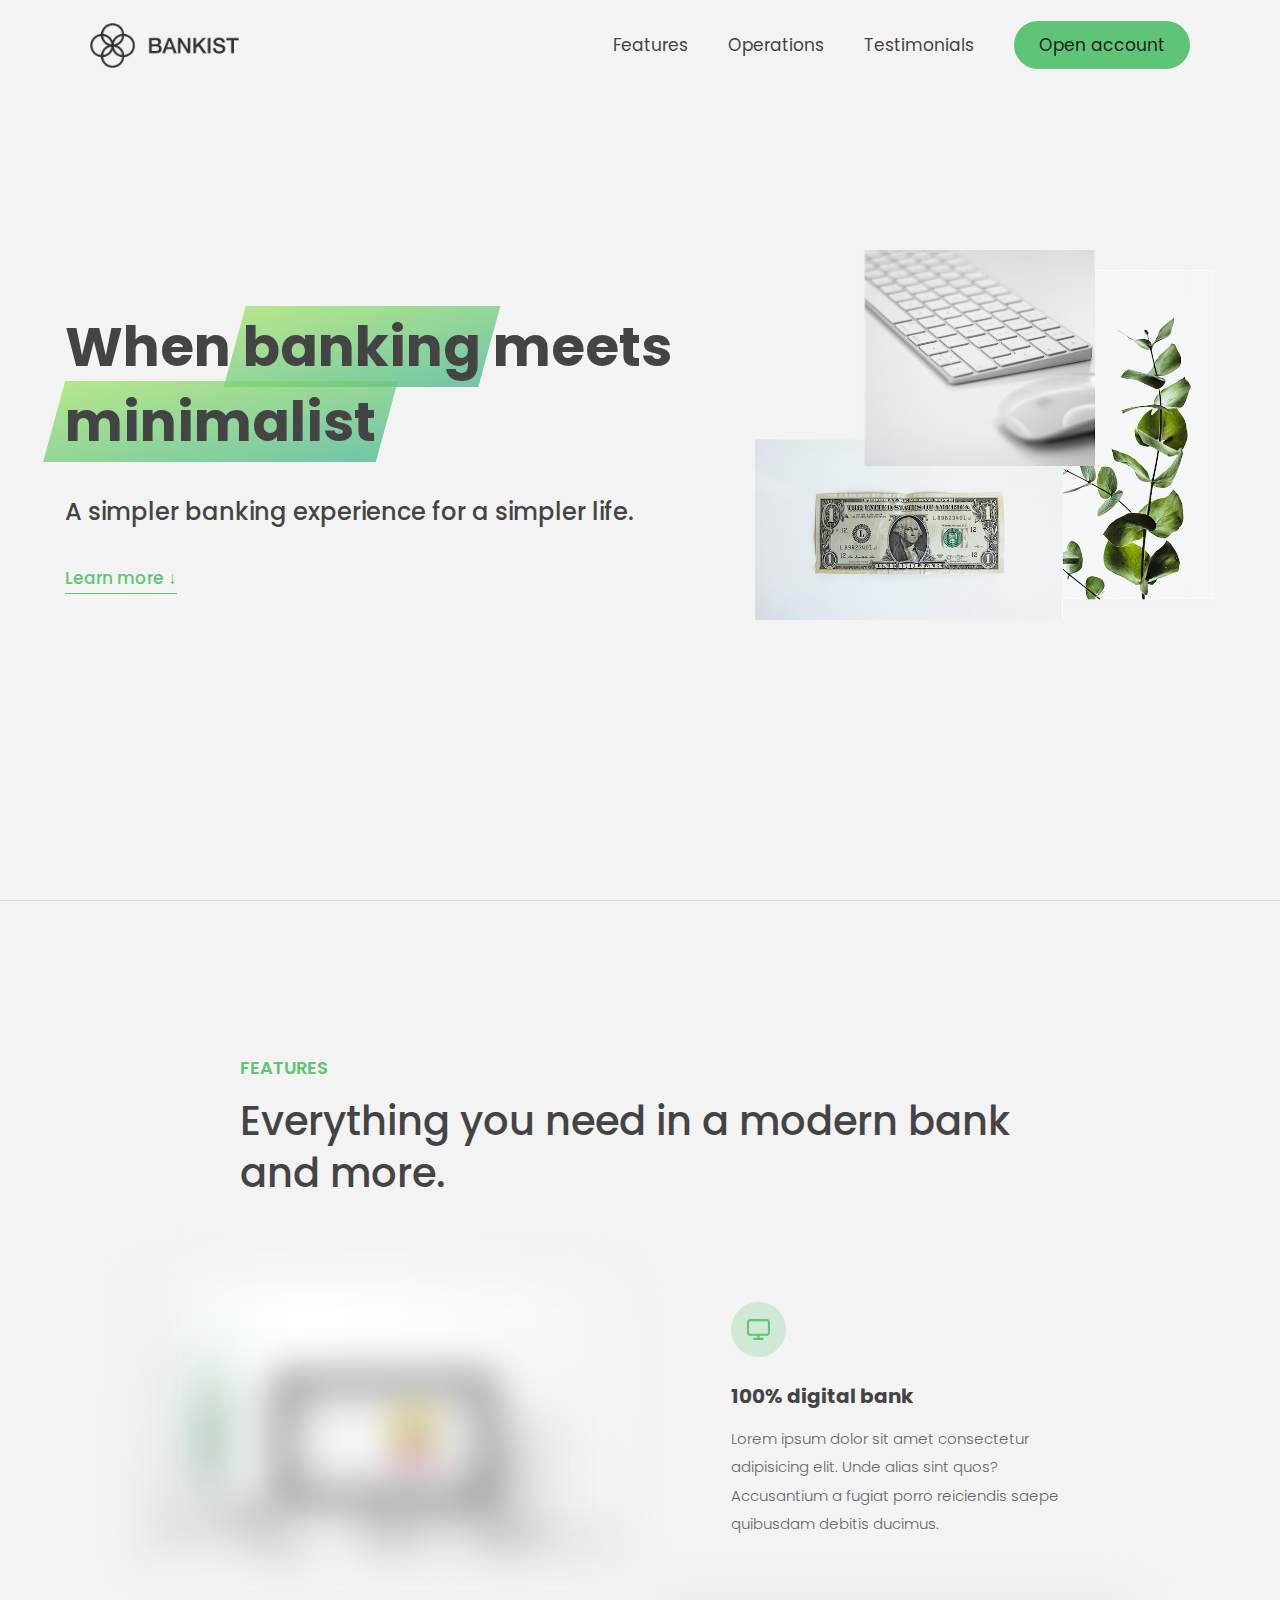
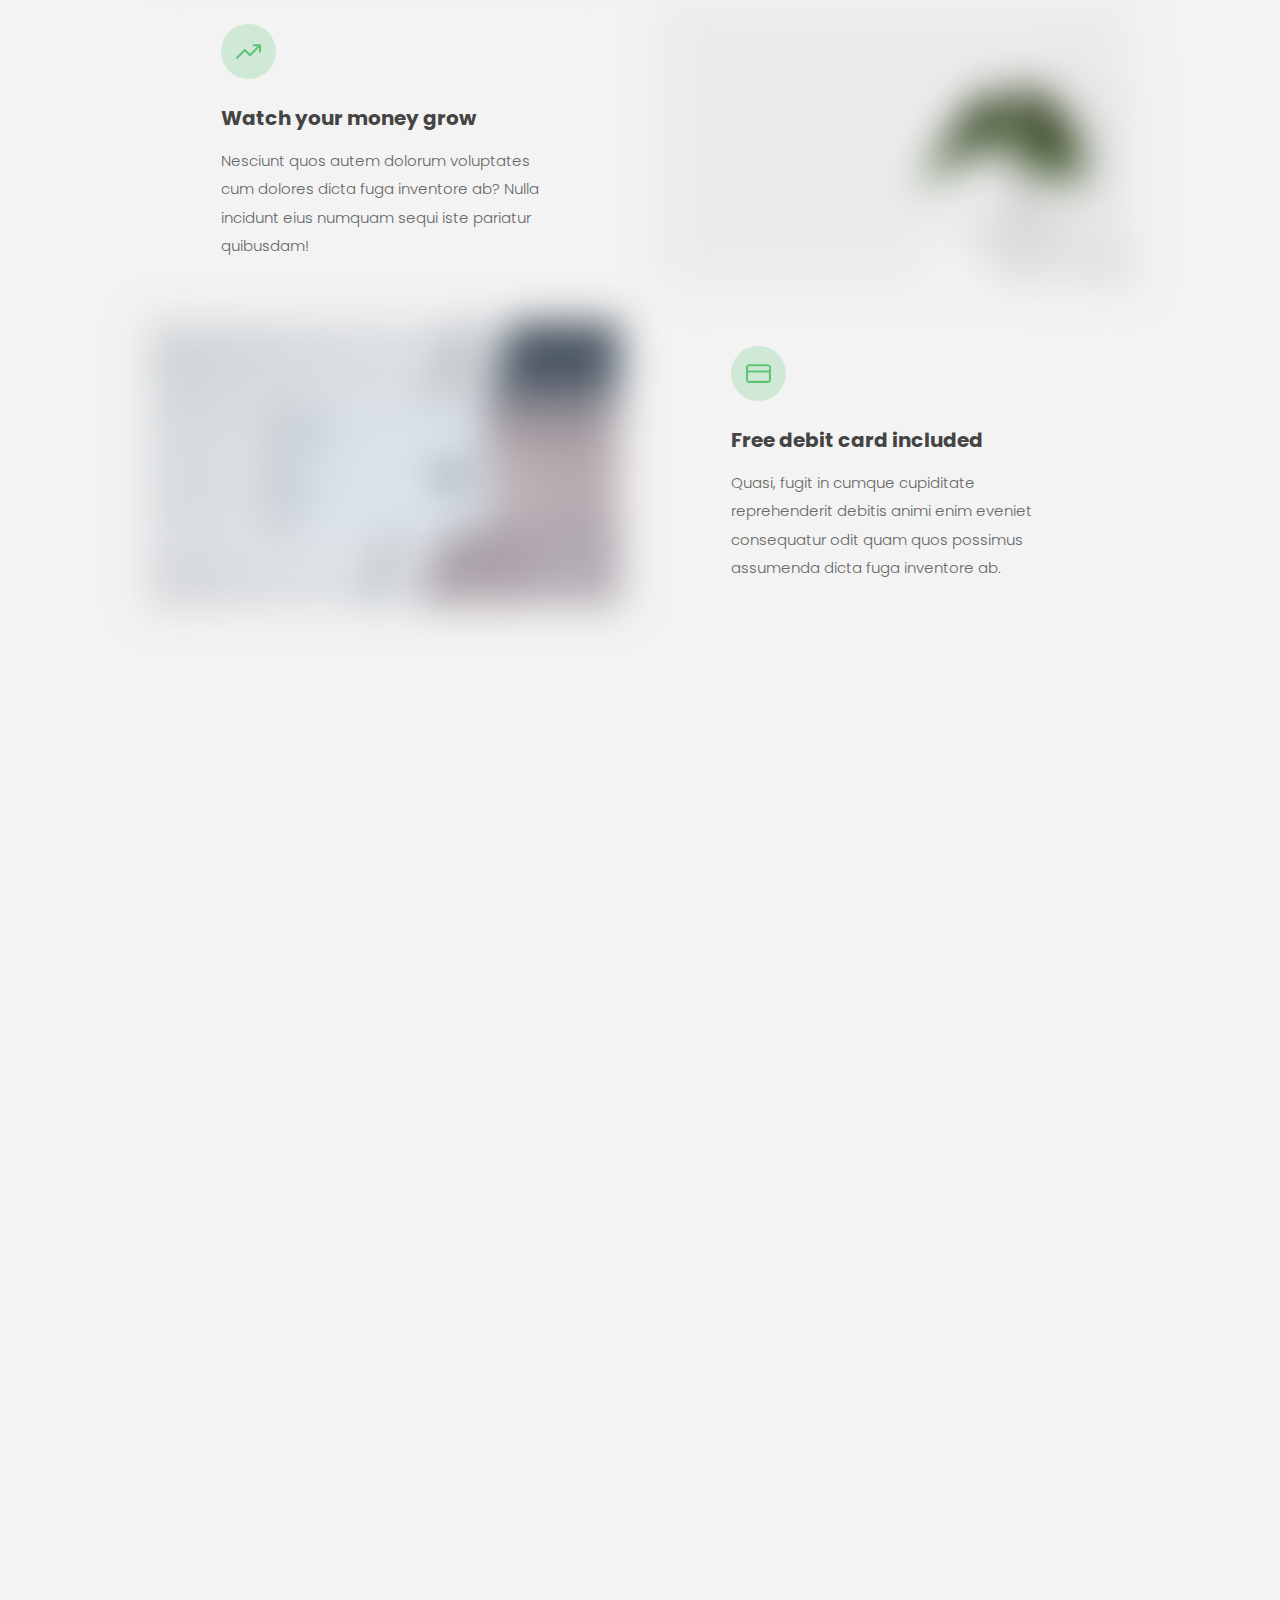
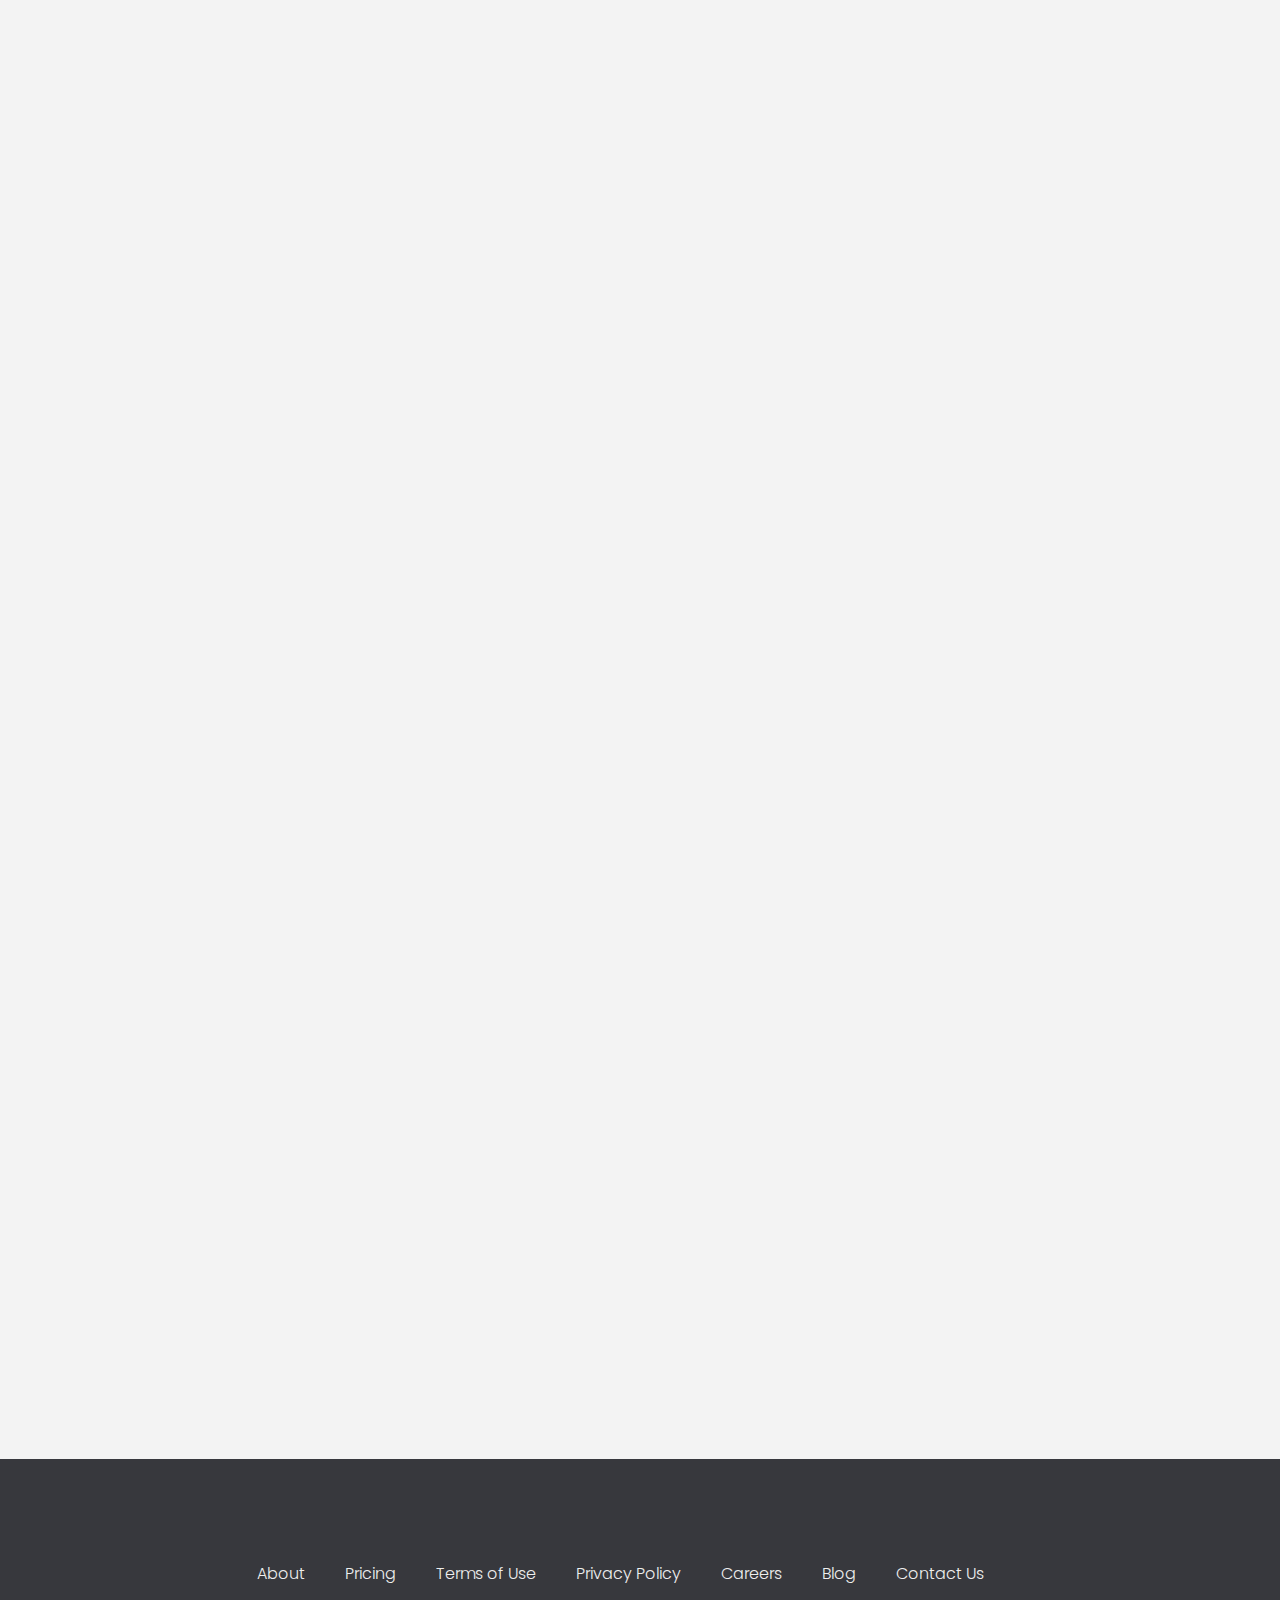
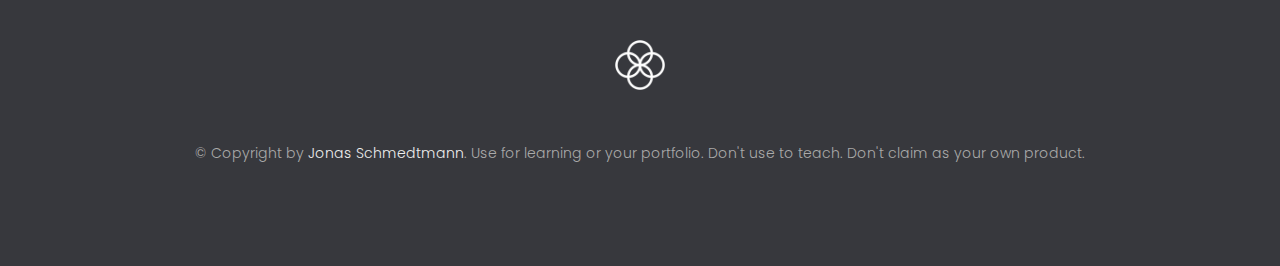
<file: 10 Advanced-DOM-Bankist/index.html>
<!DOCTYPE html>
<html lang="en">
  <head>
    <meta charset="UTF-8" />
    <meta name="viewport" content="width=device-width, initial-scale=1.0" />
    <meta http-equiv="X-UA-Compatible" content="ie=edge" />
    <link rel="shortcut icon" type="image/png" href="img/icon.png" />

    <link
      href="https://fonts.googleapis.com/css?family=Poppins:300,400,500,600&display=swap"
      rel="stylesheet"
    />
    <link rel="stylesheet" href="style.css" />
    <title>Bankist | When Banking meets Minimalist</title>
  </head>
  <body>
    <header class="header">
      <nav class="nav">
        <img
          src="img/logo.png"
          alt="Bankist logo"
          class="nav__logo"
          id="logo"
          designer="Jonas"
          data-version-number="3.0"
        />
        <ul class="nav__links">
          <li class="nav__item">
            <a class="nav__link" href="#section--1">Features</a>
          </li>
          <li class="nav__item">
            <a class="nav__link" href="#section--2">Operations</a>
          </li>
          <li class="nav__item">
            <a class="nav__link" href="#section--3">Testimonials</a>
          </li>
          <li class="nav__item">
            <a class="nav__link nav__link--btn btn--show-modal" href="#"
              >Open account</a
            >
          </li>
        </ul>
      </nav>

      <div class="header__title">
        <!-- <h1 onclick="alert('Html click')"> -->
          <h1>
          When
          <!-- Green highlight effect -->
          <span class="highlight">banking</span>
          meets<br />
          <span class="highlight">minimalist</span>
        </h1>
        <h4>A simpler banking experience for a simpler life.</h4>
        <button class="btn--text btn--scroll-to">Learn more &DownArrow;</button>
        <img
          src="img/hero.png"
          class="header__img"
          alt="Minimalist bank items"
        />
      </div>
    </header>

    <section class="section" id="section--1">
      <div class="section__title">
        <h2 class="section__description">Features</h2>
        <h3 class="section__header">
          Everything you need in a modern bank and more.
        </h3>
      </div>

      <div class="features">
        <img
          src="img/digital-lazy.jpg"
          data-src="img/digital.jpg"
          alt="Computer"
          class="features__img lazy-img"
        />
        <div class="features__feature">
          <div class="features__icon">
            <svg>
              <use xlink:href="img/icons.svg#icon-monitor"></use>
            </svg>
          </div>
          <h5 class="features__header">100% digital bank</h5>
          <p>
            Lorem ipsum dolor sit amet consectetur adipisicing elit. Unde alias
            sint quos? Accusantium a fugiat porro reiciendis saepe quibusdam
            debitis ducimus.
          </p>
        </div>

        <div class="features__feature">
          <div class="features__icon">
            <svg>
              <use xlink:href="img/icons.svg#icon-trending-up"></use>
            </svg>
          </div>
          <h5 class="features__header">Watch your money grow</h5>
          <p>
            Nesciunt quos autem dolorum voluptates cum dolores dicta fuga
            inventore ab? Nulla incidunt eius numquam sequi iste pariatur
            quibusdam!
          </p>
        </div>
        <img
          src="img/grow-lazy.jpg"
          data-src="img/grow.jpg"
          alt="Plant"
          class="features__img lazy-img"
        />

        <img
          src="img/card-lazy.jpg"
          data-src="img/card.jpg"
          alt="Credit card"
          class="features__img lazy-img"
        />
        <div class="features__feature">
          <div class="features__icon">
            <svg>
              <use xlink:href="img/icons.svg#icon-credit-card"></use>
            </svg>
          </div>
          <h5 class="features__header">Free debit card included</h5>
          <p>
            Quasi, fugit in cumque cupiditate reprehenderit debitis animi enim
            eveniet consequatur odit quam quos possimus assumenda dicta fuga
            inventore ab.
          </p>
        </div>
      </div>
    </section>

    <section class="section" id="section--2 section--hidden">
      <div class="section__title">
        <h2 class="section__description">Operations</h2>
        <h3 class="section__header">
          Everything as simple as possible, but no simpler.
        </h3>
      </div>

      <div class="operations">
        <div class="operations__tab-container">
          <button
            class="btn operations__tab operations__tab--1 operations__tab--active"
            data-tab="1"
          >
            <span>01</span>Instant Transfers
          </button>
          <button class="btn operations__tab operations__tab--2" data-tab="2">
            <span>02</span>Instant Loans
          </button>
          <button class="btn operations__tab operations__tab--3" data-tab="3">
            <span>03</span>Instant Closing
          </button>
        </div>
        <div
          class="operations__content operations__content--1 operations__content--active"
        >
          <div class="operations__icon operations__icon--1">
            <svg>
              <use xlink:href="img/icons.svg#icon-upload"></use>
            </svg>
          </div>
          <h5 class="operations__header">
            Tranfser money to anyone, instantly! No fees, no BS.
          </h5>
          <p>
            Lorem ipsum dolor sit amet, consectetur adipisicing elit, sed do
            eiusmod tempor incididunt ut labore et dolore magna aliqua. Ut enim
            ad minim veniam, quis nostrud exercitation ullamco laboris nisi ut
            aliquip ex ea commodo consequat.
          </p>
        </div>

        <div class="operations__content operations__content--2">
          <div class="operations__icon operations__icon--2">
            <svg>
              <use xlink:href="img/icons.svg#icon-home"></use>
            </svg>
          </div>
          <h5 class="operations__header">
            Buy a home or make your dreams come true, with instant loans.
          </h5>
          <p>
            Duis aute irure dolor in reprehenderit in voluptate velit esse
            cillum dolore eu fugiat nulla pariatur. Excepteur sint occaecat
            cupidatat non proident, sunt in culpa qui officia deserunt mollit
            anim id est laborum.
          </p>
        </div>
        <div class="operations__content operations__content--3">
          <div class="operations__icon operations__icon--3">
            <svg>
              <use xlink:href="img/icons.svg#icon-user-x"></use>
            </svg>
          </div>
          <h5 class="operations__header">
            No longer need your account? No problem! Close it instantly.
          </h5>
          <p>
            Excepteur sint occaecat cupidatat non proident, sunt in culpa qui
            officia deserunt mollit anim id est laborum. Ut enim ad minim
            veniam, quis nostrud exercitation ullamco laboris nisi ut aliquip ex
            ea commodo consequat.
          </p>
        </div>
      </div>
    </section>

    <section class="section" id="section--3 section--hidden">
      <div class="section__title section__title--testimonials">
        <h2 class="section__description">Not sure yet?</h2>
        <h3 class="section__header">
          Millions of Bankists are already making their lifes simpler.
        </h3>
      </div>

      <div class="slider">
        <div class="slide slide--1">
          <div class="testimonial">
            <h5 class="testimonial__header">Best financial decision ever!</h5>
            <blockquote class="testimonial__text">
              Lorem ipsum dolor sit, amet consectetur adipisicing elit.
              Accusantium quas quisquam non? Quas voluptate nulla minima
              deleniti optio ullam nesciunt, numquam corporis et asperiores
              laboriosam sunt, praesentium suscipit blanditiis. Necessitatibus
              id alias reiciendis, perferendis facere pariatur dolore veniam
              autem esse non voluptatem saepe provident nihil molestiae.
            </blockquote>
            <address class="testimonial__author">
              <img src="img/user-1.jpg" alt="" class="testimonial__photo" />
              <h6 class="testimonial__name">Aarav Lynn</h6>
              <p class="testimonial__location">San Francisco, USA</p>
            </address>
          </div>
        </div>

        <div class="slide slide--2">
          <div class="testimonial">
            <h5 class="testimonial__header">
              The last step to becoming a complete minimalist
            </h5>
            <blockquote class="testimonial__text">
              Quisquam itaque deserunt ullam, quia ea repellendus provident,
              ducimus neque ipsam modi voluptatibus doloremque, corrupti
              laborum. Incidunt numquam perferendis veritatis neque repellendus.
              Lorem, ipsum dolor sit amet consectetur adipisicing elit. Illo
              deserunt exercitationem deleniti.
            </blockquote>
            <address class="testimonial__author">
              <img src="img/user-2.jpg" alt="" class="testimonial__photo" />
              <h6 class="testimonial__name">Miyah Miles</h6>
              <p class="testimonial__location">London, UK</p>
            </address>
          </div>
        </div>

        <div class="slide slide--3">
          <div class="testimonial">
            <h5 class="testimonial__header">
              Finally free from old-school banks
            </h5>
            <blockquote class="testimonial__text">
              Debitis, nihil sit minus suscipit magni aperiam vel tenetur
              incidunt commodi architecto numquam omnis nulla autem,
              necessitatibus blanditiis modi similique quidem. Odio aliquam
              culpa dicta beatae quod maiores ipsa minus consequatur error sunt,
              deleniti saepe aliquid quos inventore sequi. Necessitatibus id
              alias reiciendis, perferendis facere.
            </blockquote>
            <address class="testimonial__author">
              <img src="img/user-3.jpg" alt="" class="testimonial__photo" />
              <h6 class="testimonial__name">Francisco Gomes</h6>
              <p class="testimonial__location">Lisbon, Portugal</p>
            </address>
          </div>
        </div>

        <!-- <div class="slide"><img src="img/img-1.jpg" alt="Photo 1" /></div>
        <div class="slide"><img src="img/img-2.jpg" alt="Photo 2" /></div>
        <div class="slide"><img src="img/img-3.jpg" alt="Photo 3" /></div>
        <div class="slide"><img src="img/img-4.jpg" alt="Photo 4" /></div> -->
        <button class="slider__btn slider__btn--left">&larr;</button>
        <button class="slider__btn slider__btn--right">&rarr;</button>
        <div class="dots"></div>
      </div>
    </section>

    <section class="section section--sign-up">
      <div class="section__title">
        <h3 class="section__header">
          The best day to join Bankist was one year ago. The second best is
          today!
        </h3>
      </div>
      <button class="btn btn--show-modal">Open your free account today!</button>
    </section>

    <footer class="footer">
      <ul class="footer__nav">
        <li class="footer__item">
          <a class="footer__link" href="#">About</a>
        </li>
        <li class="footer__item">
          <a class="footer__link" href="#">Pricing</a>
        </li>
        <li class="footer__item">
          <a class="footer__link" href="#">Terms of Use</a>
        </li>
        <li class="footer__item">
          <a class="footer__link" href="#">Privacy Policy</a>
        </li>
        <li class="footer__item">
          <a class="footer__link" href="#">Careers</a>
        </li>
        <li class="footer__item">
          <a class="footer__link" href="#">Blog</a>
        </li>
        <li class="footer__item">
          <a class="footer__link" href="#">Contact Us</a>
        </li>
      </ul>
      <img src="img/icon.png" alt="Logo" class="footer__logo" />
      <p class="footer__copyright">
        &copy; Copyright by
        <a
          class="footer__link twitter-link"
          target="_blank"
          href="https://twitter.com/jonasschmedtman"
          >Jonas Schmedtmann</a
        >. Use for learning or your portfolio. Don't use to teach. Don't claim
        as your own product.
      </p>
    </footer>

    <div class="modal hidden">
      <button class="btn--close-modal">&times;</button>
      <h2 class="modal__header">
        Open your bank account <br />
        in just <span class="highlight">5 minutes</span>
      </h2>
      <form class="modal__form">
        <label>First Name</label>
        <input type="text" />
        <label>Last Name</label>
        <input type="text" />
        <label>Email Address</label>
        <input type="email" />
        <button class="btn">Next step &rarr;</button>
      </form>
    </div>
    <div class="overlay hidden"></div>

    <script src="script.js"></script>
  </body>
</html>
</file>
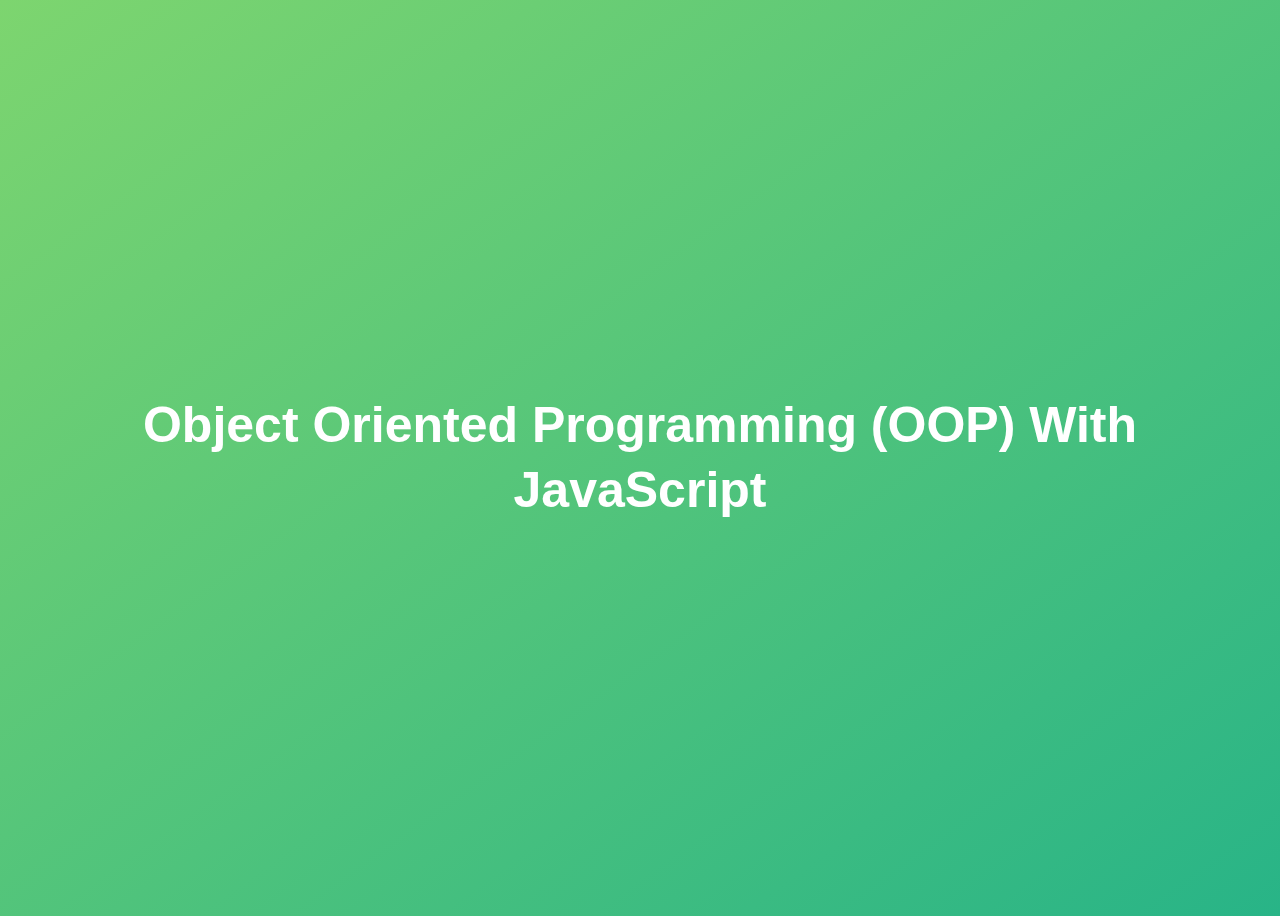
<file: 11 OOP/index.html>
<!DOCTYPE html>
<html lang="en">
  <head>
    <meta charset="UTF-8" />
    <meta name="viewport" content="width=device-width, initial-scale=1.0" />
    <meta http-equiv="X-UA-Compatible" content="ie=edge" />
    <title>Object Oriented Programming (OOP) With JavaScript</title>
    <style>
      body {
        height: 100vh;
        display: flex;
        align-items: center;
        background: linear-gradient(to top left, #28b487, #7dd56f);
      }
      h1 {
        font-family: sans-serif;
        font-size: 50px;
        line-height: 1.3;
        width: 100%;
        padding: 30px;
        text-align: center;
        color: white;
      }
    </style>
    <script defer src="script.js"></script>
  </head>
  <body>
    <h1>Object Oriented Programming (OOP) With JavaScript</h1>
  </body>
</html>
</file>
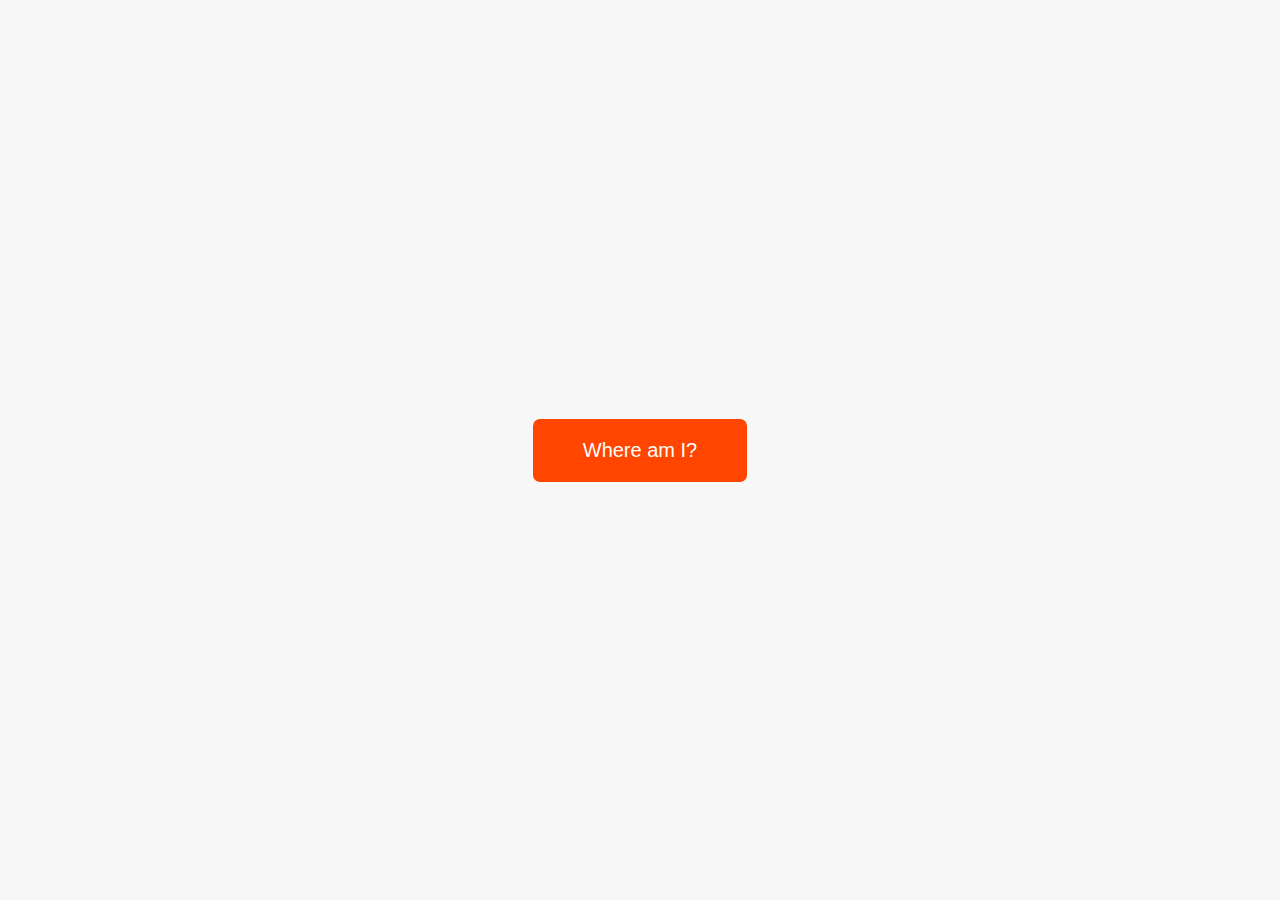
<file: 12 Asynchronous/index.html>
<!DOCTYPE html>
<html lang="en">
  <head>
    <meta charset="UTF-8" />
    <meta name="viewport" content="width=device-width, initial-scale=1.0" />
    <meta http-equiv="X-UA-Compatible" content="ie=edge" />
    <link rel="stylesheet" href="style.css" />
    <script defer src="script.js"></script>
    <title>Asynchronous JavaScript</title>
  </head>
  <body>
    <main class="container">
      <div class="countries">
        <!--
        <article class="country">
          <img class="country__img" src="" />
          <div class="country__data">
            <h3 class="country__name">COUNTRY</h3>
            <h4 class="country__region">REGION</h4>
            <p class="country__row"><span>👫</span>POP people</p>
            <p class="country__row"><span>🗣️</span>LANG</p>
            <p class="country__row"><span>💰</span>CUR</p>
          </div>
        </article>
        -->
      </div>
      <button class="btn-country">Where am I?</button>
      <div class="images"></div>
    </main>
  </body>
</html>
</file>
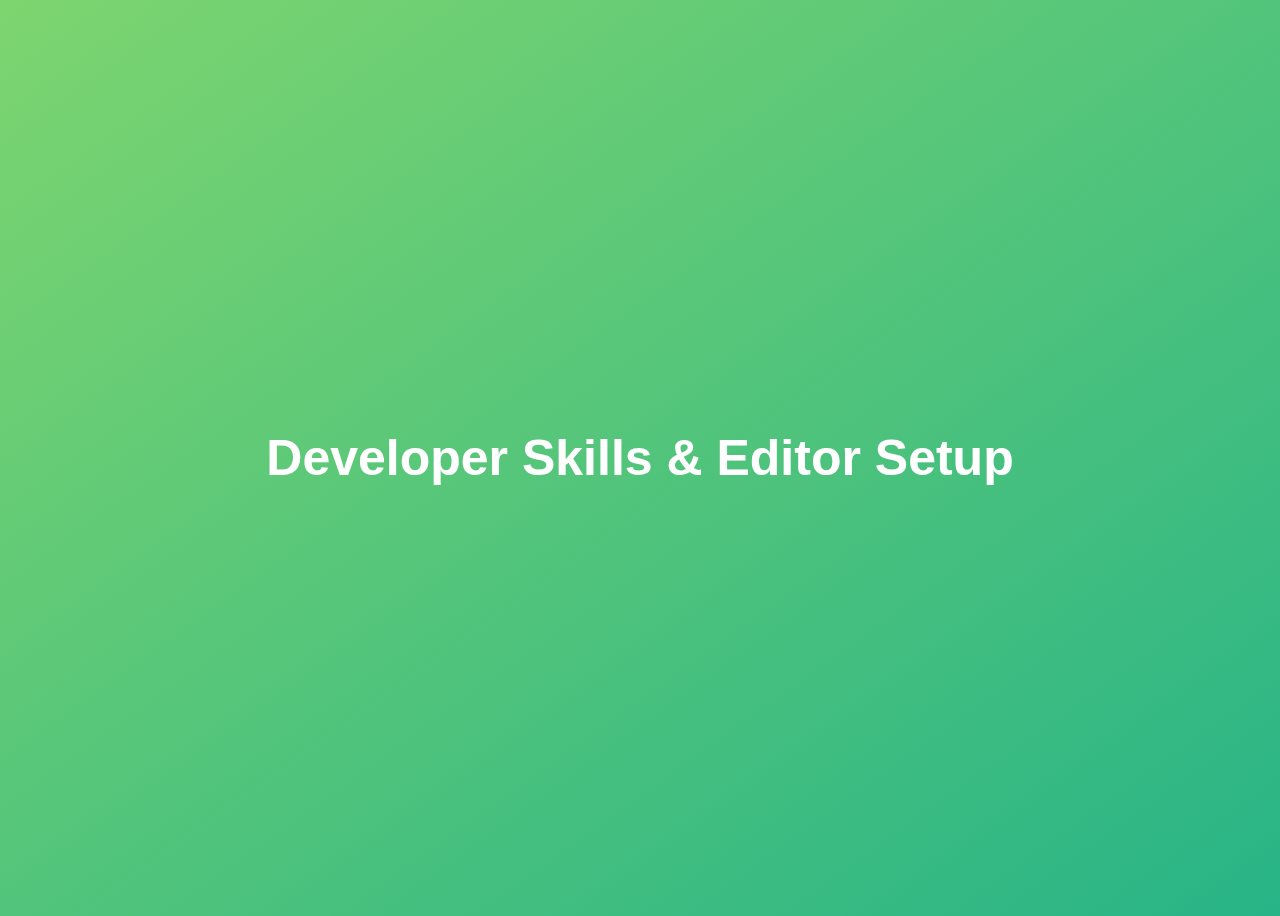
<file: 3 Developer Skill/index.html>
<!DOCTYPE html>
<html lang="en">
  <head>
    <meta charset="UTF-8" />
    <meta name="viewport" content="width=device-width, initial-scale=1.0" />
    <meta http-equiv="X-UA-Compatible" content="ie=edge" />
    <title>Developer Skills & Editor Setup</title>
    <style>
      body {
        height: 100vh;
        display: flex;
        align-items: center;
        background: linear-gradient(to top left, #28b487, #7dd56f);
      }
      h1 {
        font-family: sans-serif;
        font-size: 50px;
        line-height: 1.3;
        width: 100%;
        padding: 30px;
        text-align: center;
        color: white;
      }
    </style>
  </head>
  <body>
    <h1>Developer Skills & Editor Setup</h1>
    <script src="script.js"></script>
  </body>
</html>
</file>
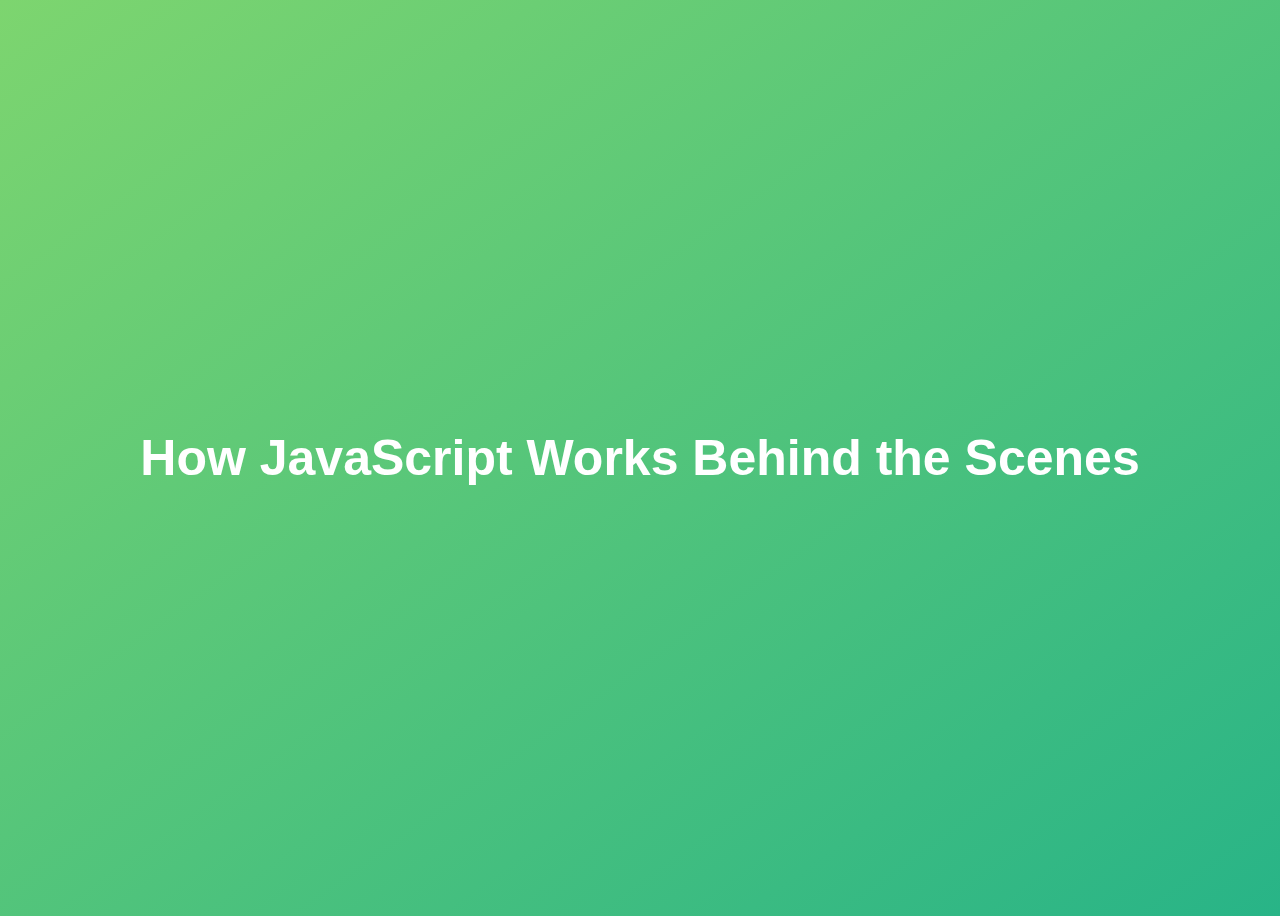
<file: 5 Behind the scene/index.html>
<!DOCTYPE html>
<html lang="en">
  <head>
    <meta charset="UTF-8" />
    <meta name="viewport" content="width=device-width, initial-scale=1.0" />
    <meta http-equiv="X-UA-Compatible" content="ie=edge" />
    <title>How JavaScript Works Behind the Scenes</title>
    <style>
      body {
        height: 100vh;
        display: flex;
        align-items: center;
        background: linear-gradient(to top left, #28b487, #7dd56f);
      }
      h1 {
        font-family: sans-serif;
        font-size: 50px;
        line-height: 1.3;
        width: 100%;
        padding: 30px;
        text-align: center;
        color: white;
      }
    </style>
  </head>
  <body>
    <h1>How JavaScript Works Behind the Scenes</h1>
    <script src="script.js"></script>
  </body>
</html>
</file>
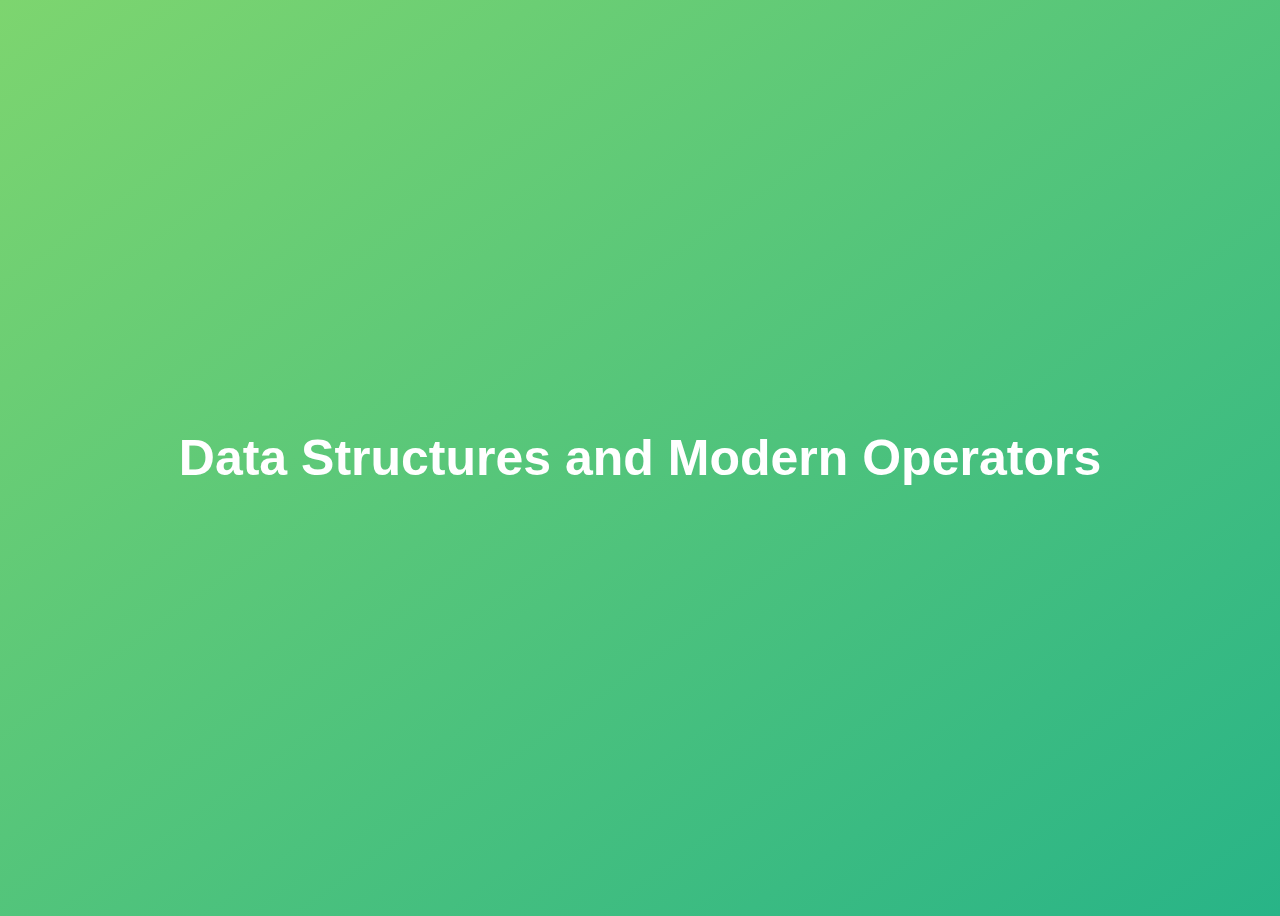
<file: 6 Data Structure/index.html>
<!DOCTYPE html>
<html lang="en">
  <head>
    <meta charset="UTF-8" />
    <meta name="viewport" content="width=device-width, initial-scale=1.0" />
    <meta http-equiv="X-UA-Compatible" content="ie=edge" />
    <title>Data Structures and Modern Operators</title>
    <style>
      body {
        height: 100vh;
        display: flex;
        align-items: center;
        background: linear-gradient(to top left, #28b487, #7dd56f);
      }
      h1 {
        font-family: sans-serif;
        font-size: 50px;
        line-height: 1.3;
        width: 100%;
        padding: 30px;
        text-align: center;
        color: white;
      }
      button {
        width: 50px;
        height: 20px;
        margin: 10px;
      }
      textarea {
        width: 300px;
        height: 100px;
      }
    </style>
  </head>
  <body>
    <h1>Data Structures and Modern Operators</h1>
    <script src="script.js"></script>
  </body>
</html>
</file>
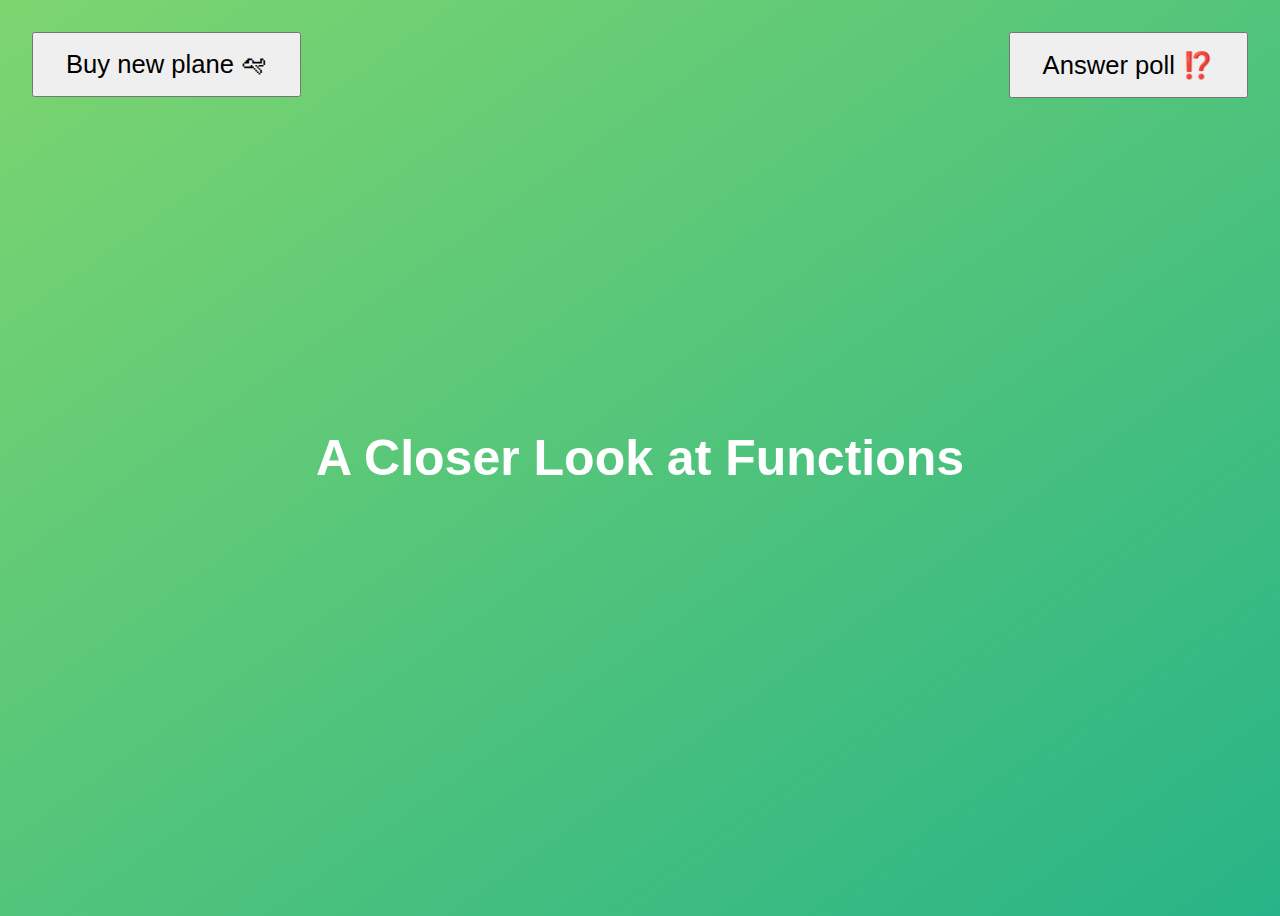
<file: 7 Function/index.html>
<!DOCTYPE html>
<html lang="en">
  <head>
    <meta charset="UTF-8" />
    <meta name="viewport" content="width=device-width, initial-scale=1.0" />
    <meta http-equiv="X-UA-Compatible" content="ie=edge" />
    <title>A Closer Look at Functions</title>
    <style>
      body {
        height: 100vh;
        display: flex;
        align-items: center;
        background: linear-gradient(to top left, #28b487, #7dd56f);
      }
      h1 {
        font-family: sans-serif;
        font-size: 50px;
        line-height: 1.3;
        width: 100%;
        padding: 30px;
        text-align: center;
        color: white;
      }
      .buy,
      .poll {
        font-size: 1.6rem;
        padding: 1rem 2rem;
        position: absolute;
        top: 2rem;
      }
      .buy {
        left: 2rem;
      }
      .poll {
        right: 2rem;
      }
    </style>
  </head>
  <body>
    <h1>A Closer Look at Functions</h1>
    <button class="buy">Buy new plane 🛩</button>
    <button class="poll">Answer poll ⁉️</button>
    <script src="script.js"></script>
  </body>
</html>
</file>
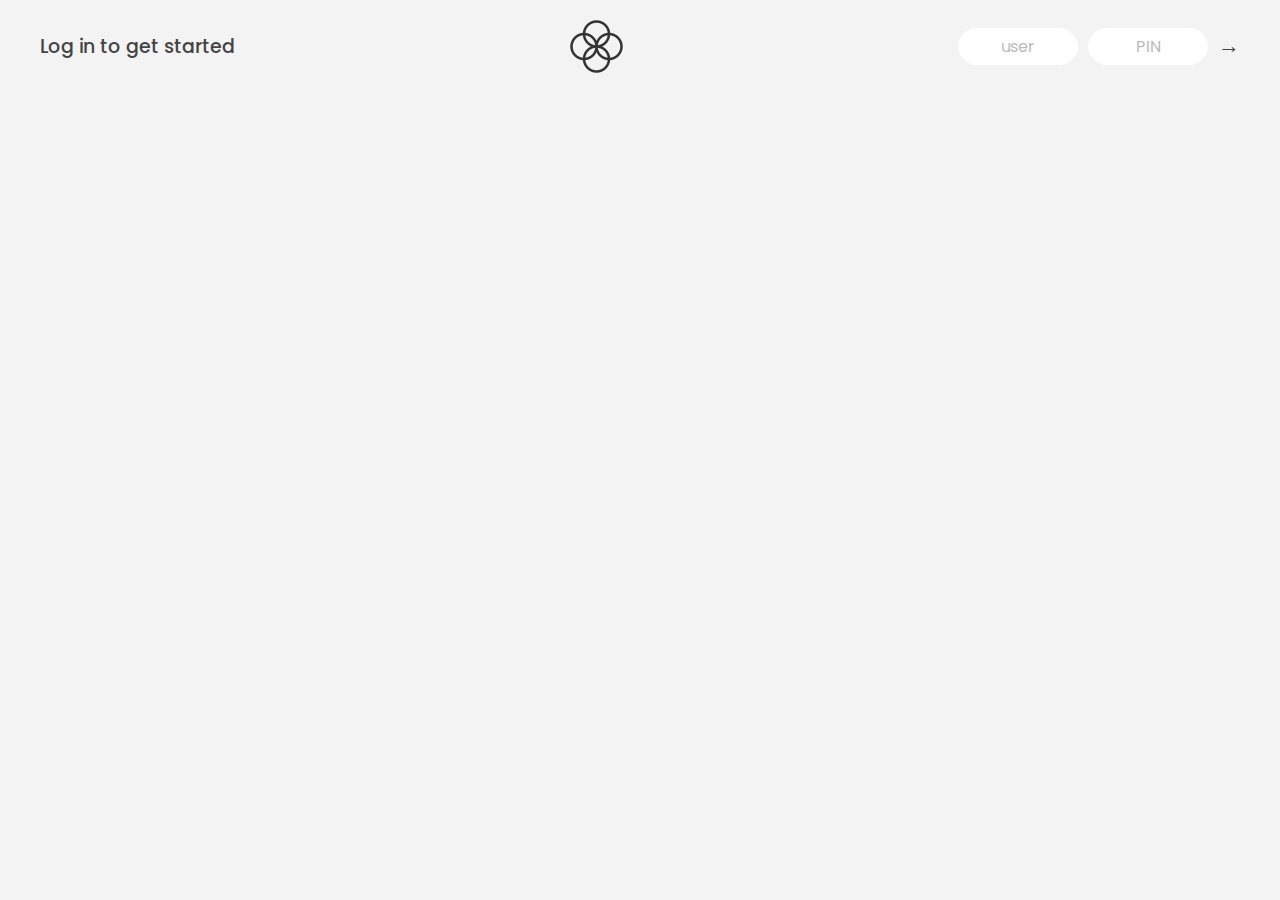
<file: 8 Array/index.html>
<!DOCTYPE html>
<html lang="en">
  <head>
    <meta charset="UTF-8" />
    <meta name="viewport" content="width=device-width, initial-scale=1.0" />
    <meta http-equiv="X-UA-Compatible" content="ie=edge" />
    <link rel="shortcut icon" type="image/png" href="/icon.png" />

    <link
      href="https://fonts.googleapis.com/css?family=Poppins:400,500,600&display=swap"
      rel="stylesheet"
    />

    <link rel="stylesheet" href="style.css" />
    <title>Bankist</title>
  </head>
  <body>
    <!-- TOP NAVIGATION -->
    <nav>
      <p class="welcome">Log in to get started</p>
      <img src="logo.png" alt="Logo" class="logo" />
      <form class="login">
        <input
          type="text"
          placeholder="user"
          class="login__input login__input--user"
        />
        <!-- In practice, use type="password" -->
        <input
          type="text"
          placeholder="PIN"
          maxlength="4"
          class="login__input login__input--pin"
        />
        <button class="login__btn">&rarr;</button>
      </form>
    </nav>

    <main class="app">
      <!-- BALANCE -->
      <div class="balance">
        <div>
          <p class="balance__label">Current balance</p>
          <p class="balance__date">
            As of <span class="date">05/03/2037</span>
          </p>
        </div>
        <p class="balance__value">0000€</p>
      </div>

      <!-- MOVEMENTS -->
      <div class="movements">
        <div class="movements__row">
          <div class="movements__type movements__type--deposit">2 deposit</div>
          <div class="movements__date">3 days ago</div>
          <div class="movements__value">4 000€</div>
        </div>
        <div class="movements__row">
          <div class="movements__type movements__type--withdrawal">
            1 withdrawal
          </div>
          <div class="movements__date">24/01/2037</div>
          <div class="movements__value">-378€</div>
        </div>
      </div>

      <!-- SUMMARY -->
      <div class="summary">
        <p class="summary__label">In</p>
        <p class="summary__value summary__value--in">0000€</p>
        <p class="summary__label">Out</p>
        <p class="summary__value summary__value--out">0000€</p>
        <p class="summary__label">Interest</p>
        <p class="summary__value summary__value--interest">0000€</p>
        <button class="btn--sort">&downarrow; SORT</button>
      </div>

      <!-- OPERATION: TRANSFERS -->
      <div class="operation operation--transfer">
        <h2>Transfer money</h2>
        <form class="form form--transfer">
          <input type="text" class="form__input form__input--to" />
          <input type="number" class="form__input form__input--amount" />
          <button class="form__btn form__btn--transfer">&rarr;</button>
          <label class="form__label">Transfer to</label>
          <label class="form__label">Amount</label>
        </form>
      </div>

      <!-- OPERATION: LOAN -->
      <div class="operation operation--loan">
        <h2>Request loan</h2>
        <form class="form form--loan">
          <input type="number" class="form__input form__input--loan-amount" />
          <button class="form__btn form__btn--loan">&rarr;</button>
          <label class="form__label form__label--loan">Amount</label>
        </form>
      </div>

      <!-- OPERATION: CLOSE -->
      <div class="operation operation--close">
        <h2>Close account</h2>
        <form class="form form--close">
          <input type="text" class="form__input form__input--user" />
          <input
            type="password"
            maxlength="6"
            class="form__input form__input--pin"
          />
          <button class="form__btn form__btn--close">&rarr;</button>
          <label class="form__label">Confirm user</label>
          <label class="form__label">Confirm PIN</label>
        </form>
      </div>

      <!-- LOGOUT TIMER -->
      <p class="logout-timer">
        You will be logged out in <span class="timer">05:00</span>
      </p>
    </main>

    <!-- <footer>
      &copy; by Jonas Schmedtmann. Don't claim as your own :)
    </footer> -->

    <script src="script.js"></script>
  </body>
</html>
</file>
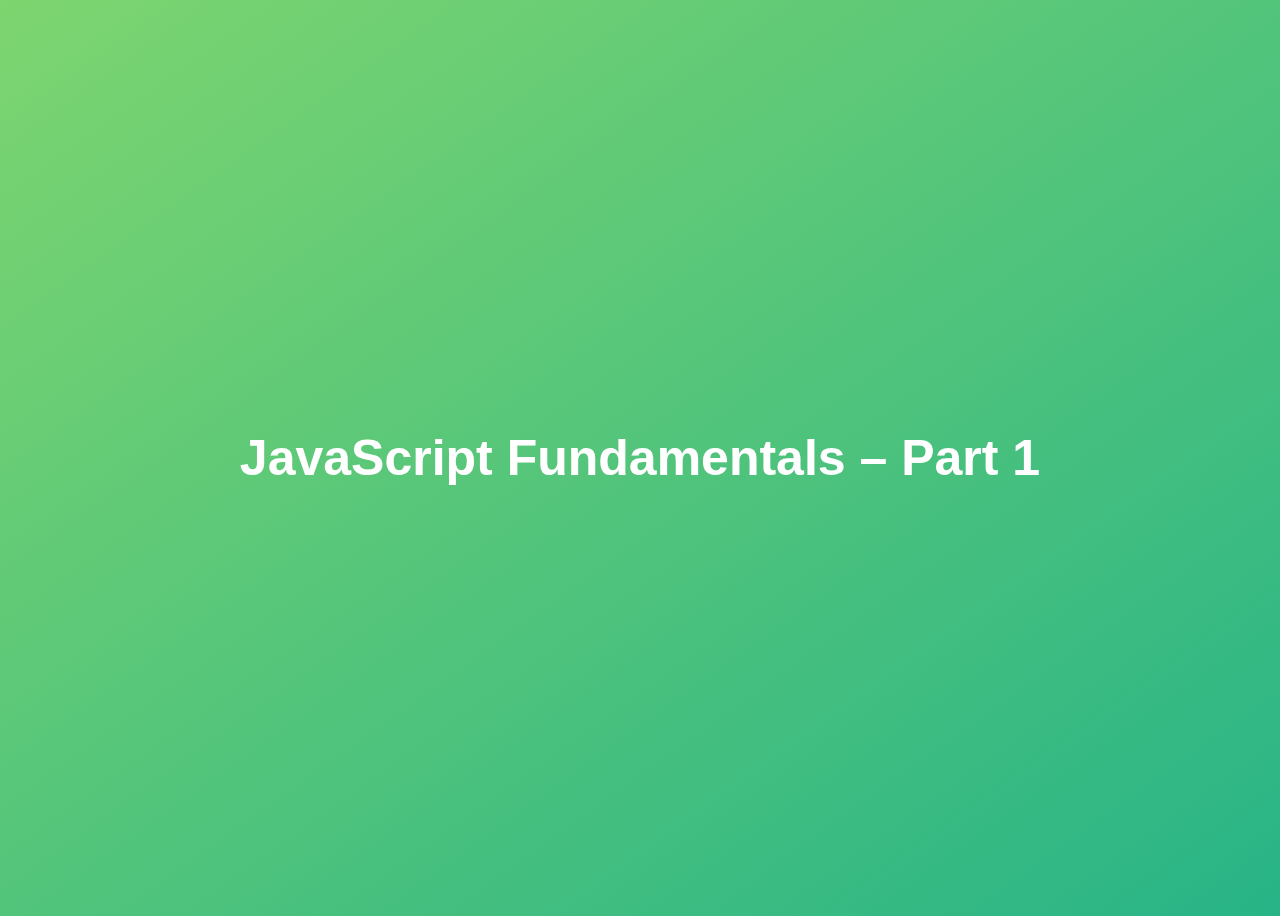
<file: JavaScript fundamental 1/index.html>
<!DOCTYPE html>
<html lang="en">
  <head>
    <meta charset="UTF-8" />
    <meta name="viewport" content="width=device-width, initial-scale=1.0" />
    <meta http-equiv="X-UA-Compatible" content="ie=edge" />
    <title>JavaScript Fundamentals – Part 1</title>
    <style>
      body {
        height: 100vh;
        display: flex;
        align-items: center;
        background: linear-gradient(to top left, #28b487, #7dd56f);
      }
      h1 {
        font-family: sans-serif;
        font-size: 50px;
        line-height: 1.3;
        width: 100%;
        padding: 30px;
        text-align: center;
        color: white;
      }
    </style>

    <!-- <script>   -> inline JavaScript
      let js = 'amazing';

      if (js === 'amazing') {
        alert('JavaScript is amazing!')
      }

      console.log(48 + 8 + 23);
    </script> -->
  </head>
  <body>
    <h1>JavaScript Fundamentals – Part 1</h1>

    <script src="script.js"></script>
  </body>
</html>
</file>
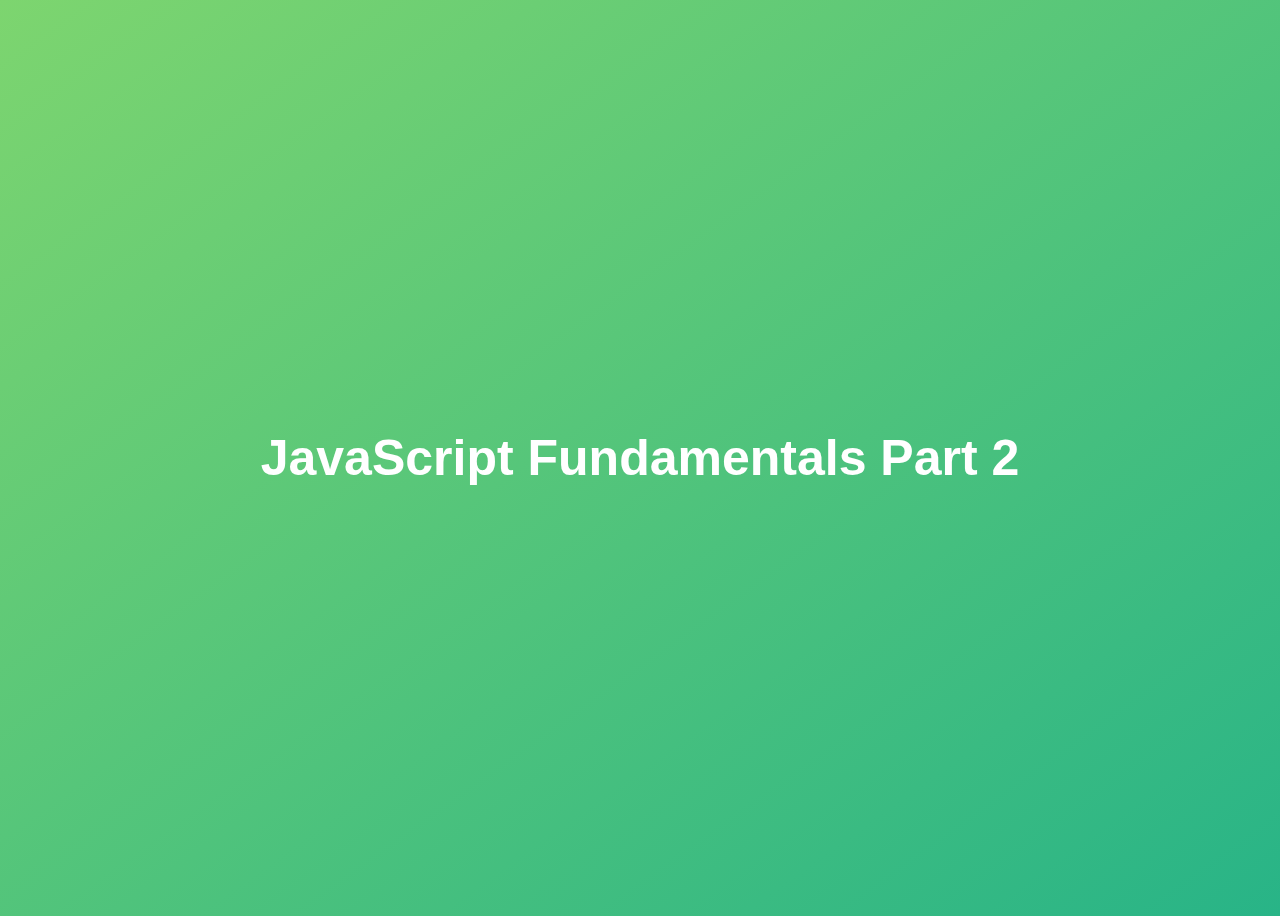
<file: JavaScript fundamental 2/index.html>
<!DOCTYPE html>
<html lang="en">
  <head>
    <meta charset="UTF-8" />
    <meta name="viewport" content="width=device-width, initial-scale=1.0" />
    <meta http-equiv="X-UA-Compatible" content="ie=edge" />
    <title>JavaScript Fundamentals – Part 2</title>
    <style>
      body {
        height: 100vh;
        display: flex;
        align-items: center;
        background: linear-gradient(to top left, #28b487, #7dd56f);
      }
      h1 {
        font-family: sans-serif;
        font-size: 50px;
        line-height: 1.3;
        width: 100%;
        padding: 30px;
        text-align: center;
        color: white;
      }
    </style>
  </head>
  <body>
    <h1>JavaScript Fundamentals Part 2</h1>
    <script src="script.js"></script>
  </body>
</html>
</file>
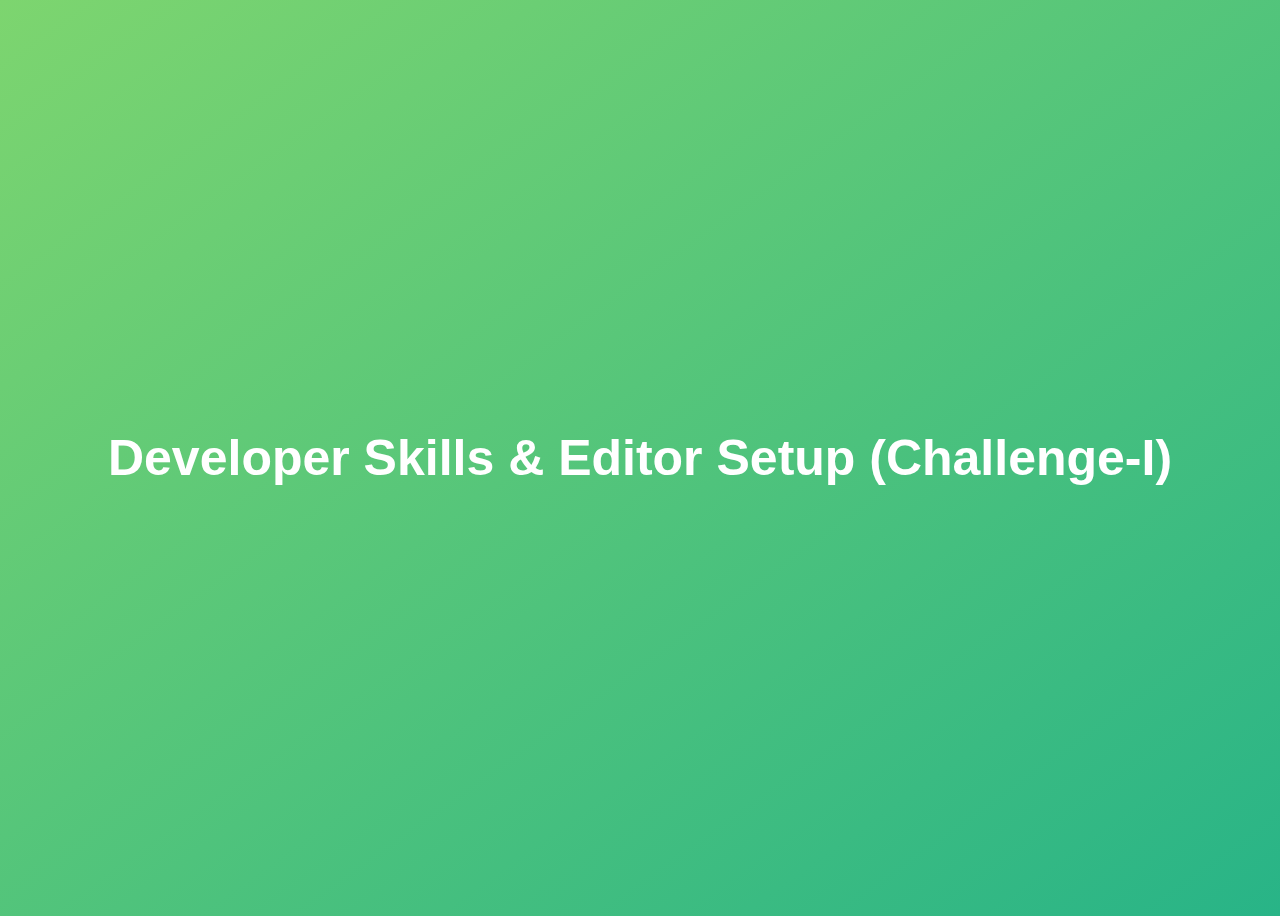
<file: 3 Developer Skill/Challenge/index.html>
<!DOCTYPE html>
<html lang="en">
  <head>
    <meta charset="UTF-8" />
    <meta name="viewport" content="width=device-width, initial-scale=1.0" />
    <meta http-equiv="X-UA-Compatible" content="ie=edge" />
    <title>Developer Skills & Editor Setup</title>
    <style>
      body {
        height: 100vh;
        display: flex;
        align-items: center;
        background: linear-gradient(to top left, #28b487, #7dd56f);
      }
      h1 {
        font-family: sans-serif;
        font-size: 50px;
        line-height: 1.3;
        width: 100%;
        padding: 30px;
        text-align: center;
        color: white;
      }
    </style>
  </head>
  <body>
    <h1>Developer Skills & Editor Setup (Challenge-I)</h1>
    <script src="script.js"></script>
  </body>
</html>
</file>
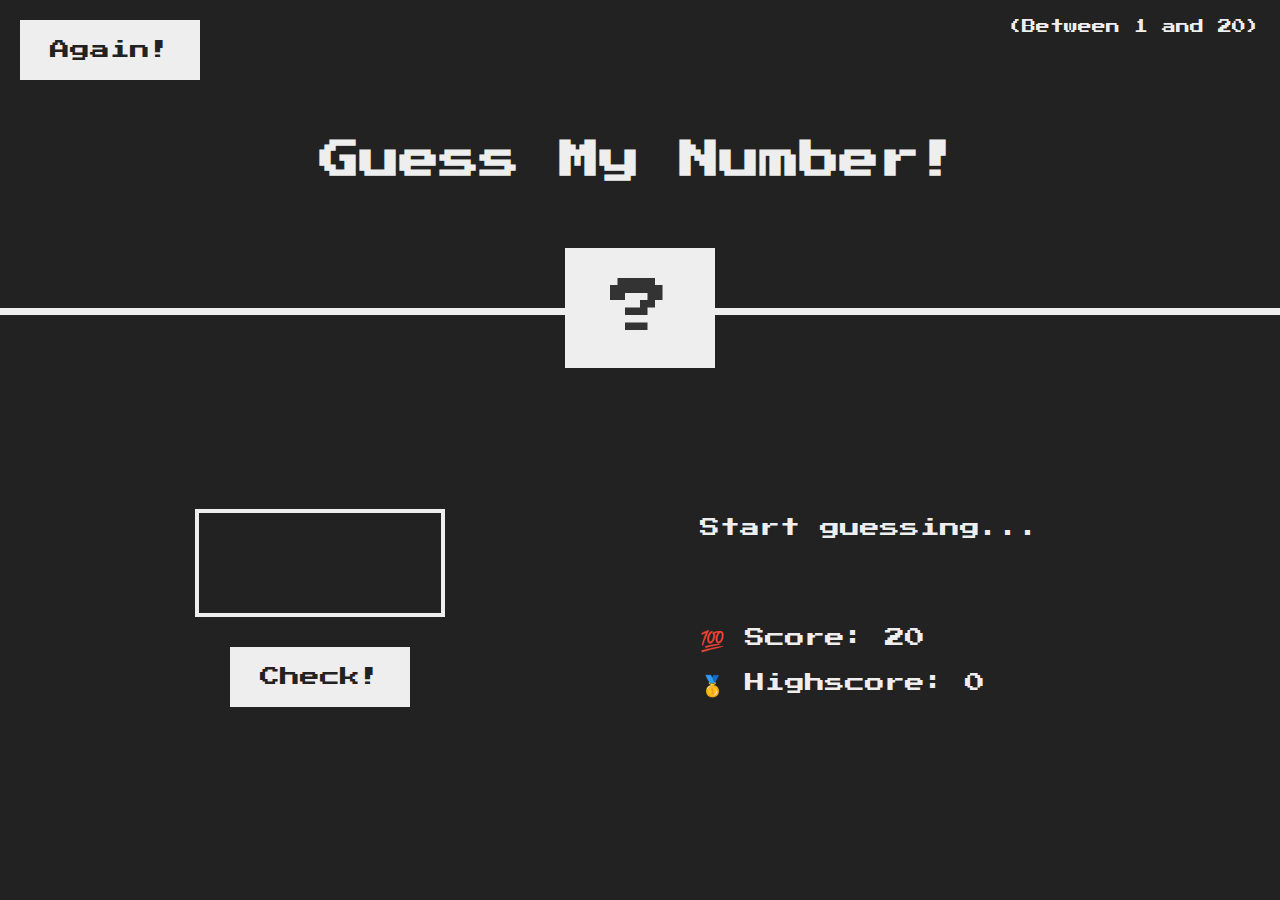
<file: Project/Guess My Number/index.html>
<!DOCTYPE html>
<html lang="en">
  <head>
    <meta charset="UTF-8" />
    <meta name="viewport" content="width=device-width, initial-scale=1.0" />
    <meta http-equiv="X-UA-Compatible" content="ie=edge" />
    <link rel="stylesheet" href="style.css" />
    <title>Guess My Number!</title>
  </head>
  <body>
    <header>
      <h1>Guess My Number!</h1>
      <p class="between">(Between 1 and 20)</p>
      <button class="btn again">Again!</button>
      <div class="number">?</div>
    </header>
    <main>
      <section class="left">
        <input type="number" class="guess" />
        <button class="btn check">Check!</button>
      </section>
      <section class="right">
        <p class="message">Start guessing...</p>
        <p class="label-score">💯 Score: <span class="score">20</span></p>
        <p class="label-highscore">
          🥇 Highscore: <span class="highscore">0</span>
        </p>
      </section>
    </main>
    <script src="script.js"></script>
  </body>
</html>
</file>
<file: 10 Advanced-DOM-Bankist/style.css>
/* The page is NOT responsive. You can implement responsiveness yourself if you wanna have some fun 😃 */

:root {
  --color-primary: #5ec576;
  --color-secondary: #ffcb03;
  --color-tertiary: #ff585f;
  --color-primary-darker: #4bbb7d;
  --color-secondary-darker: #ffbb00;
  --color-tertiary-darker: #fd424b;
  --color-primary-opacity: #5ec5763a;
  --color-secondary-opacity: #ffcd0331;
  --color-tertiary-opacity: #ff58602d;
  --gradient-primary: linear-gradient(to top left, #39b385, #9be15d);
  --gradient-secondary: linear-gradient(to top left, #ffb003, #ffcb03);
}

* {
  margin: 0;
  padding: 0;
  box-sizing: inherit;
}

html {
  font-size: 62.5%;
  box-sizing: border-box;
}

body {
  font-family: 'Poppins', sans-serif;
  font-weight: 300;
  color: #444;
  line-height: 1.9;
  background-color: #f3f3f3;
}

/* GENERAL ELEMENTS */
.section {
  padding: 15rem 3rem;
  border-top: 1px solid #ddd;

  transition: transform 1s, opacity 1s;
}

.section--hidden {
  opacity: 0;
  transform: translateY(8rem);
}

.section__title {
  max-width: 80rem;
  margin: 0 auto 8rem auto;
}

.section__description {
  font-size: 1.8rem;
  font-weight: 600;
  text-transform: uppercase;
  color: var(--color-primary);
  margin-bottom: 1rem;
}

.section__header {
  font-size: 4rem;
  line-height: 1.3;
  font-weight: 500;
}

.btn {
  display: inline-block;
  background-color: var(--color-primary);
  font-size: 1.6rem;
  font-family: inherit;
  font-weight: 500;
  border: none;
  padding: 1.25rem 4.5rem;
  border-radius: 10rem;
  cursor: pointer;
  transition: all 0.3s;
}

.btn:hover {
  background-color: var(--color-primary-darker);
}

.btn--text {
  display: inline-block;
  background: none;
  font-size: 1.7rem;
  font-family: inherit;
  font-weight: 500;
  color: var(--color-primary);
  border: none;
  border-bottom: 1px solid currentColor;
  padding-bottom: 2px;
  cursor: pointer;
  transition: all 0.3s;
}

p {
  color: #666;
}

/* This is BAD for accessibility! Don't do in the real world! */
button:focus {
  outline: none;
}

img {
  transition: filter 0.5s;
}

.lazy-img {
  filter: blur(20px);
}

/* NAVIGATION */
.nav {
  display: flex;
  justify-content: space-between;
  align-items: center;
  height: 9rem;
  width: 100%;
  padding: 0 6rem;
  z-index: 100;
}

/* nav and stickly class at the same time */
.nav.sticky {
  position: fixed;
  background-color: rgba(255, 255, 255, 0.95);
}

.nav__logo {
  height: 4.5rem;
  transition: all 0.3s;
}

.nav__links {
  display: flex;
  align-items: center;
  list-style: none;
}

.nav__item {
  margin-left: 4rem;
}

.nav__link:link,
.nav__link:visited {
  font-size: 1.7rem;
  font-weight: 400;
  color: inherit;
  text-decoration: none;
  display: block;
  transition: all 0.3s;
}

.nav__link--btn:link,
.nav__link--btn:visited {
  padding: 0.8rem 2.5rem;
  border-radius: 3rem;
  background-color: var(--color-primary);
  color: #222;
}

.nav__link--btn:hover,
.nav__link--btn:active {
  color: inherit;
  background-color: var(--color-primary-darker);
  color: #333;
}

/* HEADER */
.header {
  padding: 0 3rem;
  height: 100vh;
  display: flex;
  flex-direction: column;
  align-items: center;
}

.header__title {
  flex: 1;

  max-width: 115rem;
  display: grid;
  grid-template-columns: 3fr 2fr;
  row-gap: 3rem;
  align-content: center;
  justify-content: center;

  align-items: start;
  justify-items: start;
}

h1 {
  font-size: 5.5rem;
  line-height: 1.35;
}

h4 {
  font-size: 2.4rem;
  font-weight: 500;
}

.header__img {
  width: 100%;
  grid-column: 2 / 3;
  grid-row: 1 / span 4;
  transform: translateY(-6rem);
}

.highlight {
  position: relative;
}

.highlight::after {
  display: block;
  content: '';
  position: absolute;
  bottom: 0;
  left: 0;
  height: 100%;
  width: 100%;
  z-index: -1;
  opacity: 0.7;
  transform: scale(1.07, 1.05) skewX(-15deg);
  background-image: var(--gradient-primary);
}

/* FEATURES */
.features {
  display: grid;
  grid-template-columns: 1fr 1fr;
  gap: 4rem;
  margin: 0 12rem;
}

.features__img {
  width: 100%;
}

.features__feature {
  align-self: center;
  justify-self: center;
  width: 70%;
  font-size: 1.5rem;
}

.features__icon {
  display: flex;
  align-items: center;
  justify-content: center;
  background-color: var(--color-primary-opacity);
  height: 5.5rem;
  width: 5.5rem;
  border-radius: 50%;
  margin-bottom: 2rem;
}

.features__icon svg {
  height: 2.5rem;
  width: 2.5rem;
  fill: var(--color-primary);
}

.features__header {
  font-size: 2rem;
  margin-bottom: 1rem;
}

/* OPERATIONS */
.operations {
  max-width: 100rem;
  margin: 12rem auto 0 auto;

  background-color: #fff;
}

.operations__tab-container {
  display: flex;
  justify-content: center;
}

.operations__tab {
  margin-right: 2.5rem;
  transform: translateY(-50%);
}

.operations__tab span {
  margin-right: 1rem;
  font-weight: 600;
  display: inline-block;
}

.operations__tab--1 {
  background-color: var(--color-secondary);
}

.operations__tab--1:hover {
  background-color: var(--color-secondary-darker);
}

.operations__tab--3 {
  background-color: var(--color-tertiary);
  margin: 0;
}

.operations__tab--3:hover {
  background-color: var(--color-tertiary-darker);
}

.operations__tab--active {
  transform: translateY(-66%);
}

.operations__content {
  display: none;

  /* JUST PRESENTATIONAL */
  font-size: 1.7rem;
  padding: 2.5rem 7rem 6.5rem 7rem;
}

.operations__content--active {
  display: grid;
  grid-template-columns: 7rem 1fr;
  column-gap: 3rem;
  row-gap: 0.5rem;
}

.operations__header {
  font-size: 2.25rem;
  font-weight: 500;
  align-self: center;
}

.operations__icon {
  display: flex;
  align-items: center;
  justify-content: center;
  height: 7rem;
  width: 7rem;
  border-radius: 50%;
}

.operations__icon svg {
  height: 2.75rem;
  width: 2.75rem;
}

.operations__content p {
  grid-column: 2;
}

.operations__icon--1 {
  background-color: var(--color-secondary-opacity);
}
.operations__icon--2 {
  background-color: var(--color-primary-opacity);
}
.operations__icon--3 {
  background-color: var(--color-tertiary-opacity);
}
.operations__icon--1 svg {
  fill: var(--color-secondary-darker);
}
.operations__icon--2 svg {
  fill: var(--color-primary);
}
.operations__icon--3 svg {
  fill: var(--color-tertiary);
}

/* SLIDER */
.slider {
  max-width: 100rem;
  height: 50rem;
  margin: 0 auto;
  position: relative;

  /* IN THE END */
  overflow: hidden;
}

.slide {
  position: absolute;
  top: 0;
  width: 100%;
  height: 50rem;

  display: flex;
  align-items: center;
  justify-content: center;

  /* THIS creates the animation! */
  transition: transform 1s;
}

.slide > img {
  /* Only for images that have different size than slide */
  width: 100%;
  height: 100%;
  object-fit: cover;
}

.slider__btn {
  position: absolute;
  top: 50%;
  z-index: 10;

  border: none;
  background: rgba(255, 255, 255, 0.7);
  font-family: inherit;
  color: #333;
  border-radius: 50%;
  height: 5.5rem;
  width: 5.5rem;
  font-size: 3.25rem;
  cursor: pointer;
}

.slider__btn--left {
  left: 6%;
  transform: translate(-50%, -50%);
}

.slider__btn--right {
  right: 6%;
  transform: translate(50%, -50%);
}

.dots {
  position: absolute;
  bottom: 5%;
  left: 50%;
  transform: translateX(-50%);
  display: flex;
}

.dots__dot {
  border: none;
  background-color: #b9b9b9;
  opacity: 0.7;
  height: 1rem;
  width: 1rem;
  border-radius: 50%;
  margin-right: 1.75rem;
  cursor: pointer;
  transition: all 0.5s;

  /* Only necessary when overlying images */
  /* box-shadow: 0 0.6rem 1.5rem rgba(0, 0, 0, 0.7); */
}

.dots__dot:last-child {
  margin: 0;
}

.dots__dot--active {
  /* background-color: #fff; */
  background-color: #fff;
  /* background-color: #888; */
  opacity: 1;
}

/* TESTIMONIALS */
.testimonial {
  width: 65%;
  position: relative;
}

.testimonial::before {
  content: '\201C';
  position: absolute;
  top: -5.7rem;
  left: -6.8rem;
  line-height: 1;
  font-size: 20rem;
  font-family: inherit;
  color: var(--color-primary);
  z-index: -1;
}

.testimonial__header {
  font-size: 2.25rem;
  font-weight: 500;
  margin-bottom: 1.5rem;
}

.testimonial__text {
  font-size: 1.7rem;
  margin-bottom: 3.5rem;
  color: #666;
}

.testimonial__author {
  margin-left: 3rem;
  font-style: normal;

  display: grid;
  grid-template-columns: 6.5rem 1fr;
  column-gap: 2rem;
}

.testimonial__photo {
  grid-row: 1 / span 2;
  width: 6.5rem;
  border-radius: 50%;
}

.testimonial__name {
  font-size: 1.7rem;
  font-weight: 500;
  align-self: end;
  margin: 0;
}

.testimonial__location {
  font-size: 1.5rem;
}

.section__title--testimonials {
  margin-bottom: 4rem;
}

/* SIGNUP */
.section--sign-up {
  background-color: #37383d;
  border-top: none;
  border-bottom: 1px solid #444;
  text-align: center;
  padding: 10rem 3rem;
}

.section--sign-up .section__header {
  color: #fff;
  text-align: center;
}

.section--sign-up .section__title {
  margin-bottom: 6rem;
}

.section--sign-up .btn {
  font-size: 1.9rem;
  padding: 2rem 5rem;
}

/* FOOTER */
.footer {
  padding: 10rem 3rem;
  background-color: #37383d;
}

.footer__nav {
  list-style: none;
  display: flex;
  justify-content: center;
  margin-bottom: 5rem;
}

.footer__item {
  margin-right: 4rem;
}

.footer__link {
  font-size: 1.6rem;
  color: #eee;
  text-decoration: none;
}

.footer__logo {
  height: 5rem;
  display: block;
  margin: 0 auto;
  margin-bottom: 5rem;
}

.footer__copyright {
  font-size: 1.4rem;
  color: #aaa;
  text-align: center;
}

.footer__copyright .footer__link {
  font-size: 1.4rem;
}

/* MODAL WINDOW */
.modal {
  position: fixed;
  top: 50%;
  left: 50%;
  transform: translate(-50%, -50%);
  max-width: 60rem;
  background-color: #f3f3f3;
  padding: 5rem 6rem;
  box-shadow: 0 4rem 6rem rgba(0, 0, 0, 0.3);
  z-index: 1000;
  transition: all 0.5s;
}

.overlay {
  position: fixed;
  top: 0;
  left: 0;
  width: 100%;
  height: 100%;
  background-color: rgba(0, 0, 0, 0.5);
  backdrop-filter: blur(4px);
  z-index: 100;
  transition: all 0.5s;
}

.modal__header {
  font-size: 3.25rem;
  margin-bottom: 4.5rem;
  line-height: 1.5;
}

.modal__form {
  margin: 0 3rem;
  display: grid;
  grid-template-columns: 1fr 2fr;
  align-items: center;
  gap: 2.5rem;
}

.modal__form label {
  font-size: 1.7rem;
  font-weight: 500;
}

.modal__form input {
  font-size: 1.7rem;
  padding: 1rem 1.5rem;
  border: 1px solid #ddd;
  border-radius: 0.5rem;
}

.modal__form button {
  grid-column: 1 / span 2;
  justify-self: center;
  margin-top: 1rem;
}

.btn--close-modal {
  font-family: inherit;
  color: inherit;
  position: absolute;
  top: 0.5rem;
  right: 2rem;
  font-size: 4rem;
  cursor: pointer;
  border: none;
  background: none;
}

.hidden {
  visibility: hidden;
  opacity: 0;
}

/* COOKIE MESSAGE */
.cookie-message {
  display: flex;
  align-items: center;
  justify-content: space-evenly;
  width: 100%;
  background-color: white;
  color: #bbb;
  font-size: 1.5rem;
  font-weight: 400;
}
</file>
<file: 12 Asynchronous/style.css>
* {
  margin: 0;
  padding: 0;
  box-sizing: inherit;
}

html {
  font-size: 62.5%;
  box-sizing: border-box;
}

body {
  font-family: system-ui;
  color: #555;
  background-color: #f7f7f7;
  min-height: 100vh;

  display: flex;
  align-items: center;
  justify-content: center;
}

.container {
  display: flex;
  flex-flow: column;
  align-items: center;
}

.countries {
  /* margin-bottom: 8rem; */
  display: flex;

  font-size: 2rem;
  opacity: 0;
  transition: opacity 1s;
}

.country {
  background-color: #fff;
  box-shadow: 0 2rem 5rem 1rem rgba(0, 0, 0, 0.1);
  font-size: 1.8rem;
  width: 30rem;
  border-radius: 0.7rem;
  margin: 0 3rem;
  /* overflow: hidden; */
}

.neighbour::before {
  content: 'Neighbour country';
  width: 100%;
  position: absolute;
  top: -4rem;

  text-align: center;
  font-size: 1.8rem;
  font-weight: 600;
  text-transform: uppercase;
  color: #888;
}

.neighbour {
  transform: scale(0.8) translateY(1rem);
  margin-left: 0;
}

.country__img {
  width: 30rem;
  height: 17rem;
  object-fit: cover;
  background-position: center;
  background-color: #eee;
  border-top-left-radius: 0.7rem;
  border-top-right-radius: 0.7rem;
}

.country__data {
  padding: 2.5rem 3.75rem 3rem 3.75rem;
}

.country__name {
  font-size: 2.7rem;
  margin-bottom: 0.7rem;
}

.country__region {
  font-size: 1.4rem;
  margin-bottom: 2.5rem;
  text-transform: uppercase;
  color: #888;
}

.country__row:not(:last-child) {
  margin-bottom: 1rem;
}

.country__row span {
  display: inline-block;
  margin-right: 2rem;
  font-size: 2.4rem;
}

.btn-country {
  border: none;
  font-size: 2rem;
  padding: 2rem 5rem;
  border-radius: 0.7rem;
  color: white;
  background-color: orangered;
  cursor: pointer;
}

.images {
  display: flex;
}

.images img {
  display: block;
  width: 80rem;
  margin: 4rem;
}

.images img.parallel {
  width: 40rem;
  margin: 2rem;
  border: 3rem solid white;
  box-shadow: 0 2rem 5rem 1rem rgba(0, 0, 0, 0.1);
}
</file>
<file: 8 Array/style.css>
/*
 * Use this CSS to learn some intersting techniques,
 * in case you're wondering how I built the UI.
 * Have fun! 😁
 */

* {
  margin: 0;
  padding: 0;
  box-sizing: inherit;
}

html {
  font-size: 62.5%;
  box-sizing: border-box;
}

body {
  font-family: "Poppins", sans-serif;
  color: #444;
  background-color: #f3f3f3;
  height: 100vh;
  padding: 2rem;
}

nav {
  display: flex;
  justify-content: space-between;
  align-items: center;
  padding: 0 2rem;
}

.welcome {
  font-size: 1.9rem;
  font-weight: 500;
}

.logo {
  height: 5.25rem;
}

.login {
  display: flex;
}

.login__input {
  border: none;
  padding: 0.5rem 2rem;
  font-size: 1.6rem;
  font-family: inherit;
  text-align: center;
  width: 12rem;
  border-radius: 10rem;
  margin-right: 1rem;
  color: inherit;
  border: 1px solid #fff;
  transition: all 0.3s;
}

.login__input:focus {
  outline: none;
  border: 1px solid #ccc;
}

.login__input::placeholder {
  color: #bbb;
}

.login__btn {
  border: none;
  background: none;
  font-size: 2.2rem;
  color: inherit;
  cursor: pointer;
  transition: all 0.3s;
}

.login__btn:hover,
.login__btn:focus,
.btn--sort:hover,
.btn--sort:focus {
  outline: none;
  color: #777;
}

/* MAIN */
.app {
  position: relative;
  max-width: 100rem;
  margin: 4rem auto;
  display: grid;
  grid-template-columns: 4fr 3fr;
  grid-template-rows: auto repeat(3, 15rem) auto;
  gap: 2rem;

  /* NOTE This creates the fade in/out anumation */
  opacity: 0;
  transition: all 1s;
}

.balance {
  grid-column: 1 / span 2;
  display: flex;
  align-items: flex-end;
  justify-content: space-between;
  margin-bottom: 2rem;
}

.balance__label {
  font-size: 2.2rem;
  font-weight: 500;
  margin-bottom: -0.2rem;
}

.balance__date {
  font-size: 1.4rem;
  color: #888;
}

.balance__value {
  font-size: 4.5rem;
  font-weight: 400;
}

/* MOVEMENTS */
.movements {
  grid-row: 2 / span 3;
  background-color: #fff;
  border-radius: 1rem;
  overflow: scroll;
}

.movements__row {
  padding: 2.25rem 4rem;
  display: flex;
  align-items: center;
  border-bottom: 1px solid #eee;
}

.movements__type {
  font-size: 1.1rem;
  text-transform: uppercase;
  font-weight: 500;
  color: #fff;
  padding: 0.1rem 1rem;
  border-radius: 10rem;
  margin-right: 2rem;
}

.movements__date {
  font-size: 1.1rem;
  text-transform: uppercase;
  font-weight: 500;
  color: #666;
}

.movements__type--deposit {
  background-image: linear-gradient(to top left, #39b385, #9be15d);
}

.movements__type--withdrawal {
  background-image: linear-gradient(to top left, #e52a5a, #ff585f);
}

.movements__value {
  font-size: 1.7rem;
  margin-left: auto;
}

/* SUMMARY */
.summary {
  grid-row: 5 / 6;
  display: flex;
  align-items: baseline;
  padding: 0 0.3rem;
  margin-top: 1rem;
}

.summary__label {
  font-size: 1.2rem;
  font-weight: 500;
  text-transform: uppercase;
  margin-right: 0.8rem;
}

.summary__value {
  font-size: 2.2rem;
  margin-right: 2.5rem;
}

.summary__value--in,
.summary__value--interest {
  color: #66c873;
}

.summary__value--out {
  color: #f5465d;
}

.btn--sort {
  margin-left: auto;
  border: none;
  background: none;
  font-size: 1.3rem;
  font-weight: 500;
  cursor: pointer;
}

/* OPERATIONS */
.operation {
  border-radius: 1rem;
  padding: 3rem 4rem;
  color: #333;
}

.operation--transfer {
  background-image: linear-gradient(to top left, #ffb003, #ffcb03);
}

.operation--loan {
  background-image: linear-gradient(to top left, #39b385, #9be15d);
}

.operation--close {
  background-image: linear-gradient(to top left, #e52a5a, #ff585f);
}

h2 {
  margin-bottom: 1.5rem;
  font-size: 1.7rem;
  font-weight: 600;
  color: #333;
}

.form {
  display: grid;
  grid-template-columns: 2.5fr 2.5fr 1fr;
  grid-template-rows: auto auto;
  gap: 0.4rem 1rem;
}

/* Exceptions for interst */
.form.form--loan {
  grid-template-columns: 2.5fr 1fr 2.5fr;
}
.form__label--loan {
  grid-row: 2;
}
/* End exceptions */

.form__input {
  width: 100%;
  border: none;
  background-color: rgba(255, 255, 255, 0.4);
  font-family: inherit;
  font-size: 1.5rem;
  text-align: center;
  color: #333;
  padding: 0.3rem 1rem;
  border-radius: 0.7rem;
  transition: all 0.3s;
}

.form__input:focus {
  outline: none;
  background-color: rgba(255, 255, 255, 0.6);
}

.form__label {
  font-size: 1.3rem;
  text-align: center;
}

.form__btn {
  border: none;
  border-radius: 0.7rem;
  font-size: 1.8rem;
  background-color: #fff;
  cursor: pointer;
  transition: all 0.3s;
}

.form__btn:focus {
  outline: none;
  background-color: rgba(255, 255, 255, 0.8);
}

.logout-timer {
  padding: 0 0.3rem;
  margin-top: 1.9rem;
  text-align: right;
  font-size: 1.25rem;
}

.timer {
  font-weight: 600;
}
</file>
<file: Project/Guess My Number/style.css>
@import url('https://fonts.googleapis.com/css?family=Press+Start+2P&display=swap');

* {
  margin: 0;
  padding: 0;
  box-sizing: inherit;
}

html {
  font-size: 62.5%;
  box-sizing: border-box;
}

body {
  font-family: 'Press Start 2P', sans-serif;
  color: #eee;
  background-color: #222;
  /* background-color: #60b347; */
}

/* LAYOUT */
header {
  position: relative;
  height: 35vh;
  border-bottom: 7px solid #eee;
}

main {
  height: 65vh;
  color: #eee;
  display: flex;
  align-items: center;
  justify-content: space-around;
}

.left {
  width: 52rem;
  display: flex;
  flex-direction: column;
  align-items: center;
}

.right {
  width: 52rem;
  font-size: 2rem;
}

/* ELEMENTS STYLE */
h1 {
  font-size: 4rem;
  text-align: center;
  position: absolute;
  width: 100%;
  top: 52%;
  left: 50%;
  transform: translate(-50%, -50%);
}

.number {
  background: #eee;
  color: #333;
  font-size: 6rem;
  width: 15rem;
  padding: 3rem 0rem;
  text-align: center;
  position: absolute;
  bottom: 0;
  left: 50%;
  transform: translate(-50%, 50%);
}

.between {
  font-size: 1.4rem;
  position: absolute;
  top: 2rem;
  right: 2rem;
}

.again {
  position: absolute;
  top: 2rem;
  left: 2rem;
}

.guess {
  background: none;
  border: 4px solid #eee;
  font-family: inherit;
  color: inherit;
  font-size: 5rem;
  padding: 2.5rem;
  width: 25rem;
  text-align: center;
  display: block;
  margin-bottom: 3rem;
}

.btn {
  border: none;
  background-color: #eee;
  color: #222;
  font-size: 2rem;
  font-family: inherit;
  padding: 2rem 3rem;
  cursor: pointer;
}

.btn:hover {
  background-color: #ccc;
}

.message {
  margin-bottom: 8rem;
  height: 3rem;
}

.label-score {
  margin-bottom: 2rem;
}
</file>
